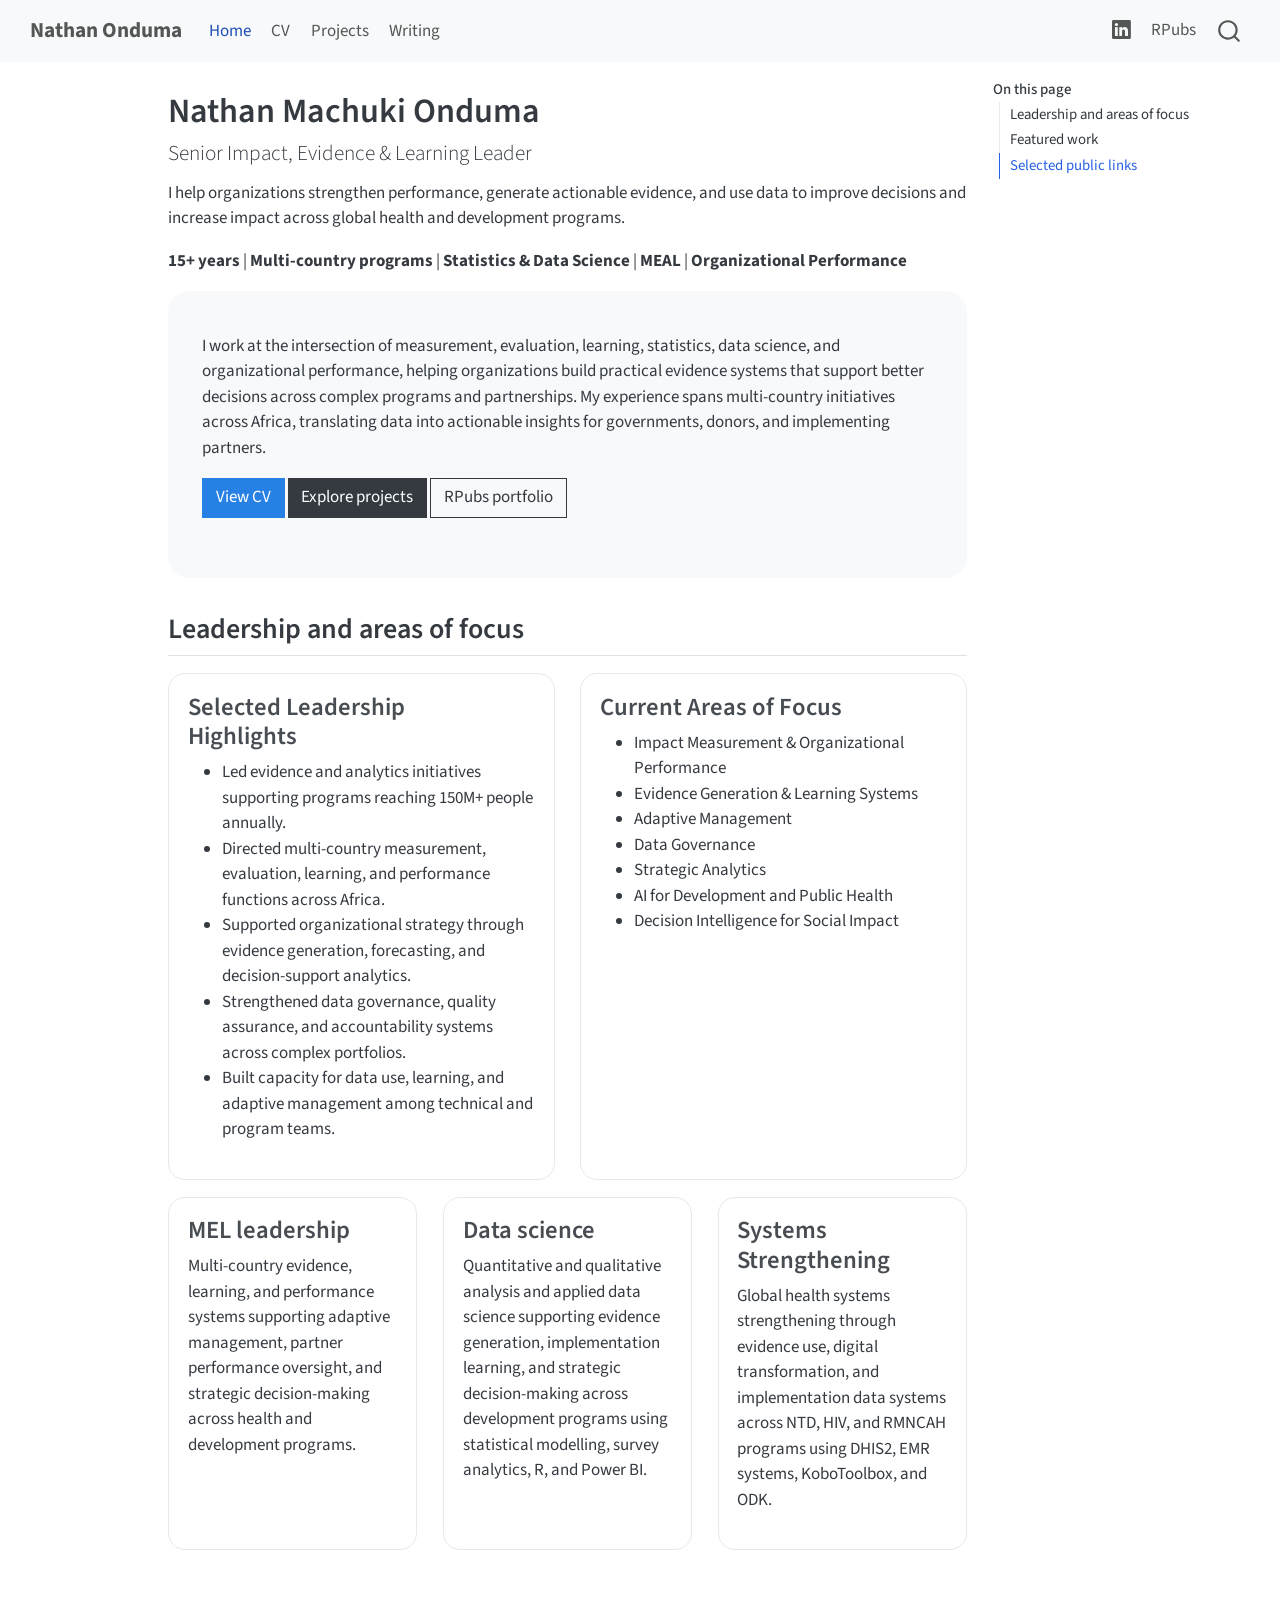
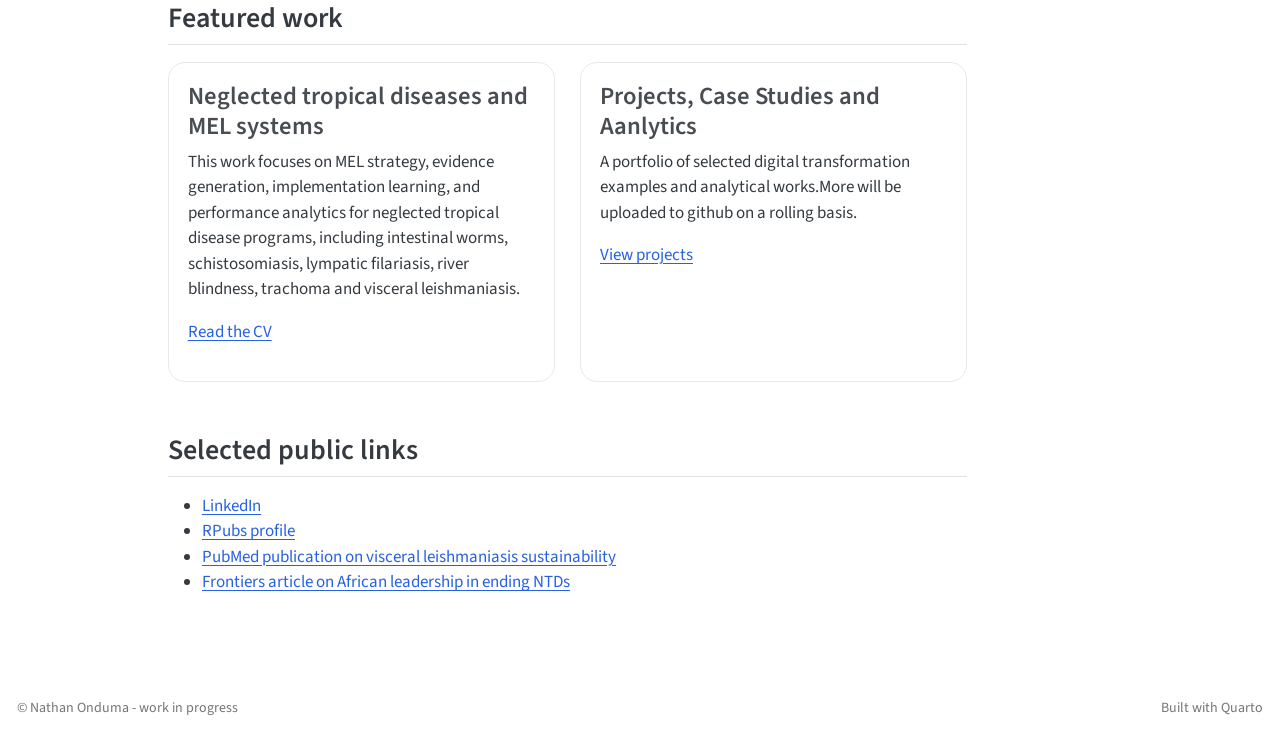
<file: index.html>
<!DOCTYPE html>
<html xmlns="http://www.w3.org/1999/xhtml" lang="en" xml:lang="en"><head>

<meta charset="utf-8">
<meta name="generator" content="quarto-1.9.37">

<meta name="viewport" content="width=device-width, initial-scale=1.0, user-scalable=yes">

<meta name="description" content="I help organizations strengthen performance, generate actionable evidence, and use data to improve decisions and increase impact across global health and development programs.">

<title>Nathan Machuki Onduma – Nathan Onduma</title>
<style>
/* Default styles provided by pandoc.
** See https://pandoc.org/MANUAL.html#variables-for-html for config info.
*/
code{white-space: pre-wrap;}
span.smallcaps{font-variant: small-caps;}
div.columns{display: flex; gap: min(4vw, 1.5em);}
div.column{flex: auto; overflow-x: auto;}
div.hanging-indent{margin-left: 1.5em; text-indent: -1.5em;}
ul.task-list{list-style: none;}
ul.task-list li input[type="checkbox"] {
  width: 0.8em;
  margin: 0 0.8em 0.2em -1em; /* quarto-specific, see https://github.com/quarto-dev/quarto-cli/issues/4556 */ 
  vertical-align: middle;
}
</style>


<script src="site_libs/quarto-nav/quarto-nav.js"></script>
<script src="site_libs/clipboard/clipboard.min.js"></script>
<script src="site_libs/quarto-search/autocomplete.umd.js"></script>
<script src="site_libs/quarto-search/fuse.min.js"></script>
<script src="site_libs/quarto-search/quarto-search.js"></script>
<meta name="quarto:offset" content="./">
<script src="site_libs/quarto-html/quarto.js" type="module"></script>
<script src="site_libs/quarto-html/tabsets/tabsets.js" type="module"></script>
<script src="site_libs/quarto-html/popper.min.js"></script>
<script src="site_libs/quarto-html/tippy.umd.min.js"></script>
<script src="site_libs/quarto-html/anchor.min.js"></script>
<link href="site_libs/quarto-html/tippy.css" rel="stylesheet">
<link href="site_libs/quarto-html/quarto-syntax-highlighting-7f8f88aac4f3542376d5c11b86a4c14d.css" rel="stylesheet" id="quarto-text-highlighting-styles">
<script src="site_libs/bootstrap/bootstrap.min.js"></script>
<link href="site_libs/bootstrap/bootstrap-icons.css" rel="stylesheet">
<link href="site_libs/bootstrap/bootstrap-a0f9fd0d421825b736dc1bbcbcba2219.min.css" rel="stylesheet" append-hash="true" id="quarto-bootstrap" data-mode="light">
<script id="quarto-search-options" type="application/json">{
  "location": "navbar",
  "copy-button": false,
  "collapse-after": 3,
  "panel-placement": "end",
  "type": "overlay",
  "limit": 50,
  "keyboard-shortcut": [
    "f",
    "/",
    "s"
  ],
  "show-item-context": false,
  "language": {
    "search-no-results-text": "No results",
    "search-matching-documents-text": "matching documents",
    "search-copy-link-title": "Copy link to search",
    "search-hide-matches-text": "Hide additional matches",
    "search-more-match-text": "more match in this document",
    "search-more-matches-text": "more matches in this document",
    "search-clear-button-title": "Clear",
    "search-text-placeholder": "",
    "search-detached-cancel-button-title": "Cancel",
    "search-submit-button-title": "Submit",
    "search-label": "Search"
  }
}</script>
<style>html{ scroll-behavior: smooth; }</style>


<link rel="stylesheet" href="styles/site.css">
</head>

<body class="nav-fixed quarto-light">

<div id="quarto-search-results"></div>
  <header id="quarto-header" class="headroom fixed-top">
    <nav class="navbar navbar-expand-lg " data-bs-theme="dark">
      <div class="navbar-container container-fluid">
      <div class="navbar-brand-container mx-auto">
    <a class="navbar-brand" href="./index.html">
    <span class="navbar-title">Nathan Onduma</span>
    </a>
  </div>
            <div id="quarto-search" class="" title="Search"></div>
          <button class="navbar-toggler" type="button" data-bs-toggle="collapse" data-bs-target="#navbarCollapse" aria-controls="navbarCollapse" role="menu" aria-expanded="false" aria-label="Toggle navigation" onclick="if (window.quartoToggleHeadroom) { window.quartoToggleHeadroom(); }">
  <span class="navbar-toggler-icon"></span>
</button>
          <div class="collapse navbar-collapse" id="navbarCollapse">
            <ul class="navbar-nav navbar-nav-scroll me-auto">
  <li class="nav-item">
    <a class="nav-link active" href="./index.html" aria-current="page"> 
<span class="menu-text">Home</span></a>
  </li>  
  <li class="nav-item">
    <a class="nav-link" href="./cv.html"> 
<span class="menu-text">CV</span></a>
  </li>  
  <li class="nav-item">
    <a class="nav-link" href="./projects.html"> 
<span class="menu-text">Projects</span></a>
  </li>  
  <li class="nav-item">
    <a class="nav-link" href="./writing.html"> 
<span class="menu-text">Writing</span></a>
  </li>  
</ul>
            <ul class="navbar-nav navbar-nav-scroll ms-auto">
  <li class="nav-item compact">
    <a class="nav-link" href="https://www.linkedin.com/in/nathan-onduma-7a80a0107/"> <i class="bi bi-linkedin" role="img" aria-label="LinkedIn">
</i> 
<span class="menu-text"></span></a>
  </li>  
  <li class="nav-item">
    <a class="nav-link" href="https://rpubs.com/Onduma"> 
<span class="menu-text">RPubs</span></a>
  </li>  
</ul>
          </div> <!-- /navcollapse -->
            <div class="quarto-navbar-tools">
</div>
      </div> <!-- /container-fluid -->
    </nav>
</header>
<!-- content -->
<div id="quarto-content" class="quarto-container page-columns page-rows-contents page-layout-article page-navbar">
<!-- sidebar -->
<!-- margin-sidebar -->
    <div id="quarto-margin-sidebar" class="sidebar margin-sidebar">
        <nav id="TOC" role="doc-toc" class="toc-active">
    <h2 id="toc-title">On this page</h2>
   
  <ul>
  <li><a href="#leadership-and-areas-of-focus" id="toc-leadership-and-areas-of-focus" class="nav-link active" data-scroll-target="#leadership-and-areas-of-focus">Leadership and areas of focus</a></li>
  <li><a href="#featured-work" id="toc-featured-work" class="nav-link" data-scroll-target="#featured-work">Featured work</a></li>
  <li><a href="#selected-public-links" id="toc-selected-public-links" class="nav-link" data-scroll-target="#selected-public-links">Selected public links</a></li>
  </ul>
</nav>
    </div>
<!-- main -->
<main class="content" id="quarto-document-content">

<header id="title-block-header" class="quarto-title-block default">
<div class="quarto-title">
<h1 class="title">Nathan Machuki Onduma</h1>
<p class="subtitle lead">Senior Impact, Evidence &amp; Learning Leader</p>
</div>

<div>
  <div class="description">
    I help organizations strengthen performance, generate actionable evidence, and use data to improve decisions and increase impact across global health and development programs.
  </div>
</div>


<div class="quarto-title-meta">

    
  
    
  </div>
  


</header>


<p><strong>15+ years</strong> | <strong>Multi-country programs</strong> | <strong>Statistics &amp; Data Science</strong> | <strong>MEAL</strong> | <strong>Organizational Performance</strong></p>
<div class="hero">
<p>I work at the intersection of measurement, evaluation, learning, statistics, data science, and organizational performance, helping organizations build practical evidence systems that support better decisions across complex programs and partnerships. My experience spans multi-country initiatives across Africa, translating data into actionable insights for governments, donors, and implementing partners.</p>
<div class="hero-actions">
<p><a href="./cv.html" class="btn btn-primary">View CV</a> <a href="./projects.html" class="btn btn-secondary">Explore projects</a> <a href="https://rpubs.com/Onduma" class="btn btn-outline-secondary">RPubs portfolio</a></p>
</div>
</div>
<section id="leadership-and-areas-of-focus" class="level2">
<h2 class="anchored" data-anchor-id="leadership-and-areas-of-focus">Leadership and areas of focus</h2>
<div class="grid">
<section id="selected-leadership-highlights" class="level3 g-col-12 g-col-md-6 project-card">
<h3 class="anchored" data-anchor-id="selected-leadership-highlights">Selected Leadership Highlights</h3>
<ul>
<li>Led evidence and analytics initiatives supporting programs reaching 150M+ people annually.</li>
<li>Directed multi-country measurement, evaluation, learning, and performance functions across Africa.</li>
<li>Supported organizational strategy through evidence generation, forecasting, and decision-support analytics.</li>
<li>Strengthened data governance, quality assurance, and accountability systems across complex portfolios.</li>
<li>Built capacity for data use, learning, and adaptive management among technical and program teams.</li>
</ul>
</section>
<section id="current-areas-of-focus" class="level3 g-col-12 g-col-md-6 project-card">
<h3 class="anchored" data-anchor-id="current-areas-of-focus">Current Areas of Focus</h3>
<ul>
<li>Impact Measurement &amp; Organizational Performance</li>
<li>Evidence Generation &amp; Learning Systems</li>
<li>Adaptive Management</li>
<li>Data Governance</li>
<li>Strategic Analytics</li>
<li>AI for Development and Public Health</li>
<li>Decision Intelligence for Social Impact</li>
</ul>
</section>
</div>
<div class="grid">
<section id="mel-leadership" class="level3 g-col-12 g-col-md-4 cardbox">
<h3 class="anchored" data-anchor-id="mel-leadership">MEL leadership</h3>
<p>Multi-country evidence, learning, and performance systems supporting adaptive management, partner performance oversight, and strategic decision-making across health and development programs.</p>
</section>
<section id="data-science" class="level3 g-col-12 g-col-md-4 cardbox">
<h3 class="anchored" data-anchor-id="data-science">Data science</h3>
<p>Quantitative and qualitative analysis and applied data science supporting evidence generation, implementation learning, and strategic decision-making across development programs using statistical modelling, survey analytics, R, and Power BI.</p>
</section>
<section id="systems-strengthening" class="level3 g-col-12 g-col-md-4 cardbox">
<h3 class="anchored" data-anchor-id="systems-strengthening">Systems Strengthening</h3>
<p>Global health systems strengthening through evidence use, digital transformation, and implementation data systems across NTD, HIV, and RMNCAH programs using DHIS2, EMR systems, KoboToolbox, and ODK.</p>
</section>
</div>
</section>
<section id="featured-work" class="level2">
<h2 class="anchored" data-anchor-id="featured-work">Featured work</h2>
<div class="grid">
<section id="neglected-tropical-diseases-and-mel-systems" class="level3 g-col-12 g-col-md-6 project-card">
<h3 class="anchored" data-anchor-id="neglected-tropical-diseases-and-mel-systems">Neglected tropical diseases and MEL systems</h3>
<p>This work focuses on MEL strategy, evidence generation, implementation learning, and performance analytics for neglected tropical disease programs, including intestinal worms, schistosomiasis, lympatic filariasis, river blindness, trachoma and visceral leishmaniasis.</p>
<p><a href="./cv.html#professional-experience">Read the CV</a></p>
</section>
<section id="projects-case-studies-and-aanlytics" class="level3 g-col-12 g-col-md-6 project-card">
<h3 class="anchored" data-anchor-id="projects-case-studies-and-aanlytics">Projects, Case Studies and Aanlytics</h3>
<p>A portfolio of selected digital transformation examples and analytical works.More will be uploaded to github on a rolling basis.</p>
<p><a href="./projects.html">View projects</a></p>
</section>
</div>
</section>
<section id="selected-public-links" class="level2">
<h2 class="anchored" data-anchor-id="selected-public-links">Selected public links</h2>
<ul>
<li><a href="https://www.linkedin.com/in/nathan-onduma-7a80a0107/">LinkedIn</a></li>
<li><a href="https://rpubs.com/Onduma">RPubs profile</a></li>
<li><a href="https://pubmed.ncbi.nlm.nih.gov/39864498/">PubMed publication on visceral leishmaniasis sustainability</a></li>
<li><a href="https://www.frontiersin.org/journals/tropical-diseases/articles/10.3389/fitd.2023.1116831/full">Frontiers article on African leadership in ending NTDs</a></li>
</ul>


</section>

</main> <!-- /main -->
<script id="quarto-html-after-body" type="application/javascript">
  window.document.addEventListener("DOMContentLoaded", function (event) {
    const icon = "";
    const anchorJS = new window.AnchorJS();
    anchorJS.options = {
      placement: 'right',
      icon: icon
    };
    anchorJS.add('.anchored');
    const isCodeAnnotation = (el) => {
      for (const clz of el.classList) {
        if (clz.startsWith('code-annotation-')) {                     
          return true;
        }
      }
      return false;
    }
    const onCopySuccess = function(e) {
      // button target
      const button = e.trigger;
      // don't keep focus
      button.blur();
      // flash "checked"
      button.classList.add('code-copy-button-checked');
      var currentTitle = button.getAttribute("title");
      button.setAttribute("title", "Copied!");
      let tooltip;
      if (window.bootstrap) {
        button.setAttribute("data-bs-toggle", "tooltip");
        button.setAttribute("data-bs-placement", "left");
        button.setAttribute("data-bs-title", "Copied!");
        tooltip = new bootstrap.Tooltip(button, 
          { trigger: "manual", 
            customClass: "code-copy-button-tooltip",
            offset: [0, -8]});
        tooltip.show();    
      }
      setTimeout(function() {
        if (tooltip) {
          tooltip.hide();
          button.removeAttribute("data-bs-title");
          button.removeAttribute("data-bs-toggle");
          button.removeAttribute("data-bs-placement");
        }
        button.setAttribute("title", currentTitle);
        button.classList.remove('code-copy-button-checked');
      }, 1000);
      // clear code selection
      e.clearSelection();
    }
    const getTextToCopy = function(trigger) {
      const outerScaffold = trigger.parentElement.cloneNode(true);
      const codeEl = outerScaffold.querySelector('code');
      for (const childEl of codeEl.children) {
        if (isCodeAnnotation(childEl)) {
          childEl.remove();
        }
      }
      return codeEl.innerText;
    }
    const clipboard = new window.ClipboardJS('.code-copy-button:not([data-in-quarto-modal])', {
      text: getTextToCopy
    });
    clipboard.on('success', onCopySuccess);
    if (window.document.getElementById('quarto-embedded-source-code-modal')) {
      const clipboardModal = new window.ClipboardJS('.code-copy-button[data-in-quarto-modal]', {
        text: getTextToCopy,
        container: window.document.getElementById('quarto-embedded-source-code-modal')
      });
      clipboardModal.on('success', onCopySuccess);
    }
      var localhostRegex = new RegExp(/^(?:http|https):\/\/localhost\:?[0-9]*\//);
      var mailtoRegex = new RegExp(/^mailto:/);
        var filterRegex = new RegExp("https:\/\/nonduma\.github\.io\/nathan-onduma-site");
      var isInternal = (href) => {
          return filterRegex.test(href) || localhostRegex.test(href) || mailtoRegex.test(href);
      }
      // Inspect non-navigation links and adorn them if external
     var links = window.document.querySelectorAll('a[href]:not(.nav-link):not(.navbar-brand):not(.toc-action):not(.sidebar-link):not(.sidebar-item-toggle):not(.pagination-link):not(.no-external):not([aria-hidden]):not(.dropdown-item):not(.quarto-navigation-tool):not(.about-link)');
      for (var i=0; i<links.length; i++) {
        const link = links[i];
        if (!isInternal(link.href)) {
          // undo the damage that might have been done by quarto-nav.js in the case of
          // links that we want to consider external
          if (link.dataset.originalHref !== undefined) {
            link.href = link.dataset.originalHref;
          }
            // target, if specified
            link.setAttribute("target", "_blank");
            if (link.getAttribute("rel") === null) {
              link.setAttribute("rel", "noopener");
            }
        }
      }
    function tippyHover(el, contentFn, onTriggerFn, onUntriggerFn) {
      const config = {
        allowHTML: true,
        maxWidth: 500,
        delay: 100,
        arrow: false,
        appendTo: function(el) {
            return el.parentElement;
        },
        interactive: true,
        interactiveBorder: 10,
        theme: 'quarto',
        placement: 'bottom-start',
      };
      if (contentFn) {
        config.content = contentFn;
      }
      if (onTriggerFn) {
        config.onTrigger = onTriggerFn;
      }
      if (onUntriggerFn) {
        config.onUntrigger = onUntriggerFn;
      }
      window.tippy(el, config); 
    }
    const noterefs = window.document.querySelectorAll('a[role="doc-noteref"]');
    for (var i=0; i<noterefs.length; i++) {
      const ref = noterefs[i];
      tippyHover(ref, function() {
        // use id or data attribute instead here
        let href = ref.getAttribute('data-footnote-href') || ref.getAttribute('href');
        try { href = new URL(href).hash; } catch {}
        const id = href.replace(/^#\/?/, "");
        const note = window.document.getElementById(id);
        if (note) {
          return note.innerHTML;
        } else {
          return "";
        }
      });
    }
    const xrefs = window.document.querySelectorAll('a.quarto-xref');
    const processXRef = (id, note) => {
      // Strip column container classes
      const stripColumnClz = (el) => {
        el.classList.remove("page-full", "page-columns");
        if (el.children) {
          for (const child of el.children) {
            stripColumnClz(child);
          }
        }
      }
      stripColumnClz(note)
      if (id === null || id.startsWith('sec-')) {
        // Special case sections, only their first couple elements
        const container = document.createElement("div");
        if (note.children && note.children.length > 2) {
          container.appendChild(note.children[0].cloneNode(true));
          for (let i = 1; i < note.children.length; i++) {
            const child = note.children[i];
            if (child.tagName === "P" && child.innerText === "") {
              continue;
            } else {
              container.appendChild(child.cloneNode(true));
              break;
            }
          }
          if (window.Quarto?.typesetMath) {
            window.Quarto.typesetMath(container);
          }
          return container.innerHTML
        } else {
          if (window.Quarto?.typesetMath) {
            window.Quarto.typesetMath(note);
          }
          return note.innerHTML;
        }
      } else {
        // Remove any anchor links if they are present
        const anchorLink = note.querySelector('a.anchorjs-link');
        if (anchorLink) {
          anchorLink.remove();
        }
        if (window.Quarto?.typesetMath) {
          window.Quarto.typesetMath(note);
        }
        if (note.classList.contains("callout")) {
          return note.outerHTML;
        } else {
          return note.innerHTML;
        }
      }
    }
    for (var i=0; i<xrefs.length; i++) {
      const xref = xrefs[i];
      tippyHover(xref, undefined, function(instance) {
        instance.disable();
        let url = xref.getAttribute('href');
        let hash = undefined; 
        if (url.startsWith('#')) {
          hash = url;
        } else {
          try { hash = new URL(url).hash; } catch {}
        }
        if (hash) {
          const id = hash.replace(/^#\/?/, "");
          const note = window.document.getElementById(id);
          if (note !== null) {
            try {
              const html = processXRef(id, note.cloneNode(true));
              instance.setContent(html);
            } finally {
              instance.enable();
              instance.show();
            }
          } else {
            // See if we can fetch this
            fetch(url.split('#')[0])
            .then(res => res.text())
            .then(html => {
              const parser = new DOMParser();
              const htmlDoc = parser.parseFromString(html, "text/html");
              const note = htmlDoc.getElementById(id);
              if (note !== null) {
                const html = processXRef(id, note);
                instance.setContent(html);
              } 
            }).finally(() => {
              instance.enable();
              instance.show();
            });
          }
        } else {
          // See if we can fetch a full url (with no hash to target)
          // This is a special case and we should probably do some content thinning / targeting
          fetch(url)
          .then(res => res.text())
          .then(html => {
            const parser = new DOMParser();
            const htmlDoc = parser.parseFromString(html, "text/html");
            const note = htmlDoc.querySelector('main.content');
            if (note !== null) {
              // This should only happen for chapter cross references
              // (since there is no id in the URL)
              // remove the first header
              if (note.children.length > 0 && note.children[0].tagName === "HEADER") {
                note.children[0].remove();
              }
              const html = processXRef(null, note);
              instance.setContent(html);
            } 
          }).finally(() => {
            instance.enable();
            instance.show();
          });
        }
      }, function(instance) {
      });
    }
        let selectedAnnoteEl;
        const selectorForAnnotation = ( cell, annotation) => {
          let cellAttr = 'data-code-cell="' + cell + '"';
          let lineAttr = 'data-code-annotation="' +  annotation + '"';
          const selector = 'span[' + cellAttr + '][' + lineAttr + ']';
          return selector;
        }
        const selectCodeLines = (annoteEl) => {
          const doc = window.document;
          const targetCell = annoteEl.getAttribute("data-target-cell");
          const targetAnnotation = annoteEl.getAttribute("data-target-annotation");
          const annoteSpan = window.document.querySelector(selectorForAnnotation(targetCell, targetAnnotation));
          const lines = annoteSpan.getAttribute("data-code-lines").split(",");
          const lineIds = lines.map((line) => {
            return targetCell + "-" + line;
          })
          let top = null;
          let height = null;
          let parent = null;
          if (lineIds.length > 0) {
              //compute the position of the single el (top and bottom and make a div)
              const el = window.document.getElementById(lineIds[0]);
              top = el.offsetTop;
              height = el.offsetHeight;
              parent = el.parentElement.parentElement;
            if (lineIds.length > 1) {
              const lastEl = window.document.getElementById(lineIds[lineIds.length - 1]);
              const bottom = lastEl.offsetTop + lastEl.offsetHeight;
              height = bottom - top;
            }
            if (top !== null && height !== null && parent !== null) {
              // cook up a div (if necessary) and position it 
              let div = window.document.getElementById("code-annotation-line-highlight");
              if (div === null) {
                div = window.document.createElement("div");
                div.setAttribute("id", "code-annotation-line-highlight");
                div.style.position = 'absolute';
                parent.appendChild(div);
              }
              div.style.top = top - 2 + "px";
              div.style.height = height + 4 + "px";
              div.style.left = 0;
              let gutterDiv = window.document.getElementById("code-annotation-line-highlight-gutter");
              if (gutterDiv === null) {
                gutterDiv = window.document.createElement("div");
                gutterDiv.setAttribute("id", "code-annotation-line-highlight-gutter");
                gutterDiv.style.position = 'absolute';
                const codeCell = window.document.getElementById(targetCell);
                const gutter = codeCell.querySelector('.code-annotation-gutter');
                gutter.appendChild(gutterDiv);
              }
              gutterDiv.style.top = top - 2 + "px";
              gutterDiv.style.height = height + 4 + "px";
            }
            selectedAnnoteEl = annoteEl;
          }
        };
        const unselectCodeLines = () => {
          const elementsIds = ["code-annotation-line-highlight", "code-annotation-line-highlight-gutter"];
          elementsIds.forEach((elId) => {
            const div = window.document.getElementById(elId);
            if (div) {
              div.remove();
            }
          });
          selectedAnnoteEl = undefined;
        };
          // Handle positioning of the toggle
      window.addEventListener(
        "resize",
        throttle(() => {
          elRect = undefined;
          if (selectedAnnoteEl) {
            selectCodeLines(selectedAnnoteEl);
          }
        }, 10)
      );
      function throttle(fn, ms) {
      let throttle = false;
      let timer;
        return (...args) => {
          if(!throttle) { // first call gets through
              fn.apply(this, args);
              throttle = true;
          } else { // all the others get throttled
              if(timer) clearTimeout(timer); // cancel #2
              timer = setTimeout(() => {
                fn.apply(this, args);
                timer = throttle = false;
              }, ms);
          }
        };
      }
        // Attach click handler to the DT
        const annoteDls = window.document.querySelectorAll('dt[data-target-cell]');
        for (const annoteDlNode of annoteDls) {
          annoteDlNode.addEventListener('click', (event) => {
            const clickedEl = event.target;
            if (clickedEl !== selectedAnnoteEl) {
              unselectCodeLines();
              const activeEl = window.document.querySelector('dt[data-target-cell].code-annotation-active');
              if (activeEl) {
                activeEl.classList.remove('code-annotation-active');
              }
              selectCodeLines(clickedEl);
              clickedEl.classList.add('code-annotation-active');
            } else {
              // Unselect the line
              unselectCodeLines();
              clickedEl.classList.remove('code-annotation-active');
            }
          });
        }
    const findCites = (el) => {
      const parentEl = el.parentElement;
      if (parentEl) {
        const cites = parentEl.dataset.cites;
        if (cites) {
          return {
            el,
            cites: cites.split(' ')
          };
        } else {
          return findCites(el.parentElement)
        }
      } else {
        return undefined;
      }
    };
    var bibliorefs = window.document.querySelectorAll('a[role="doc-biblioref"]');
    for (var i=0; i<bibliorefs.length; i++) {
      const ref = bibliorefs[i];
      const citeInfo = findCites(ref);
      if (citeInfo) {
        tippyHover(citeInfo.el, function() {
          var popup = window.document.createElement('div');
          citeInfo.cites.forEach(function(cite) {
            var citeDiv = window.document.createElement('div');
            citeDiv.classList.add('hanging-indent');
            citeDiv.classList.add('csl-entry');
            var biblioDiv = window.document.getElementById('ref-' + cite);
            if (biblioDiv) {
              citeDiv.innerHTML = biblioDiv.innerHTML;
            }
            popup.appendChild(citeDiv);
          });
          return popup.innerHTML;
        });
      }
    }
  });
  </script>
</div> <!-- /content -->
<footer class="footer">
  <div class="nav-footer">
    <div class="nav-footer-left">
<p>© Nathan Onduma - work in progress</p>
</div>   
    <div class="nav-footer-center">
      &nbsp;
    </div>
    <div class="nav-footer-right">
<p>Built with Quarto</p>
</div>
  </div>
</footer>




<script src="site_libs/quarto-html/zenscroll-min.js"></script>
</body></html>
</file>
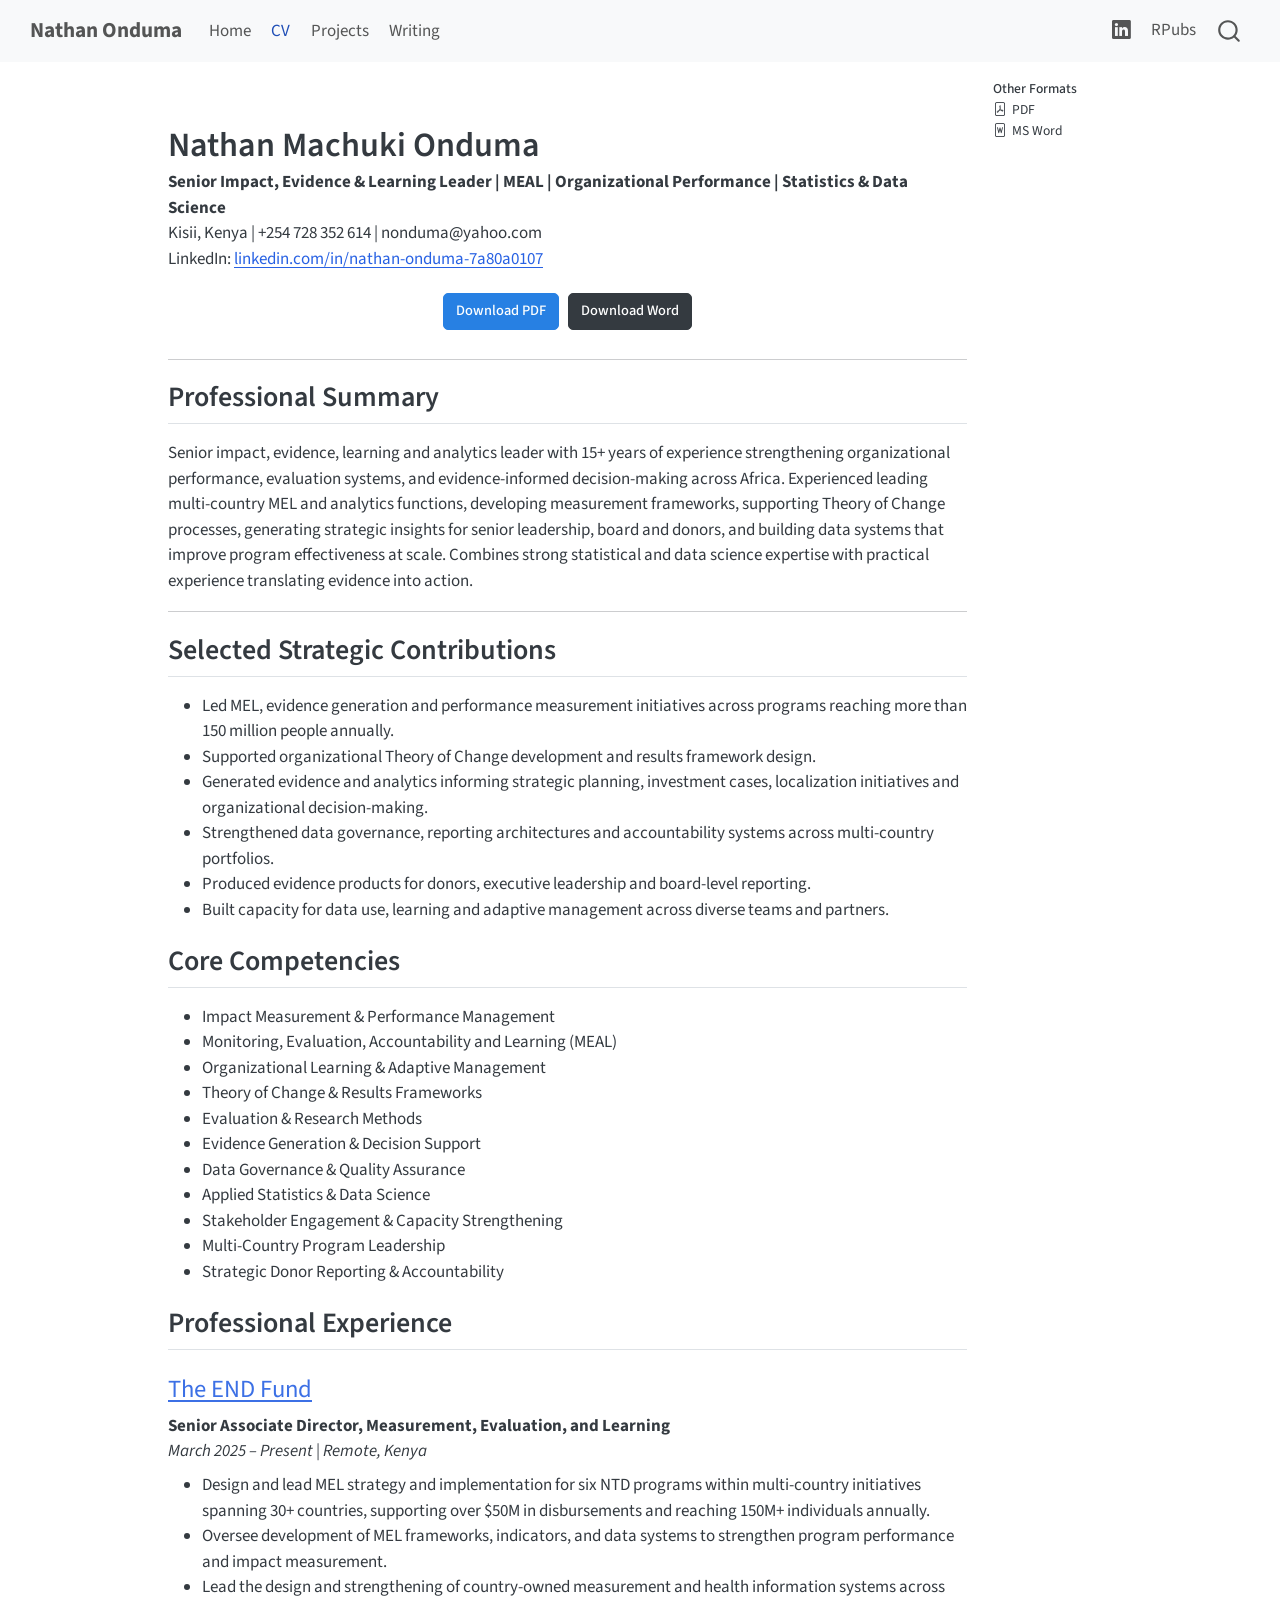
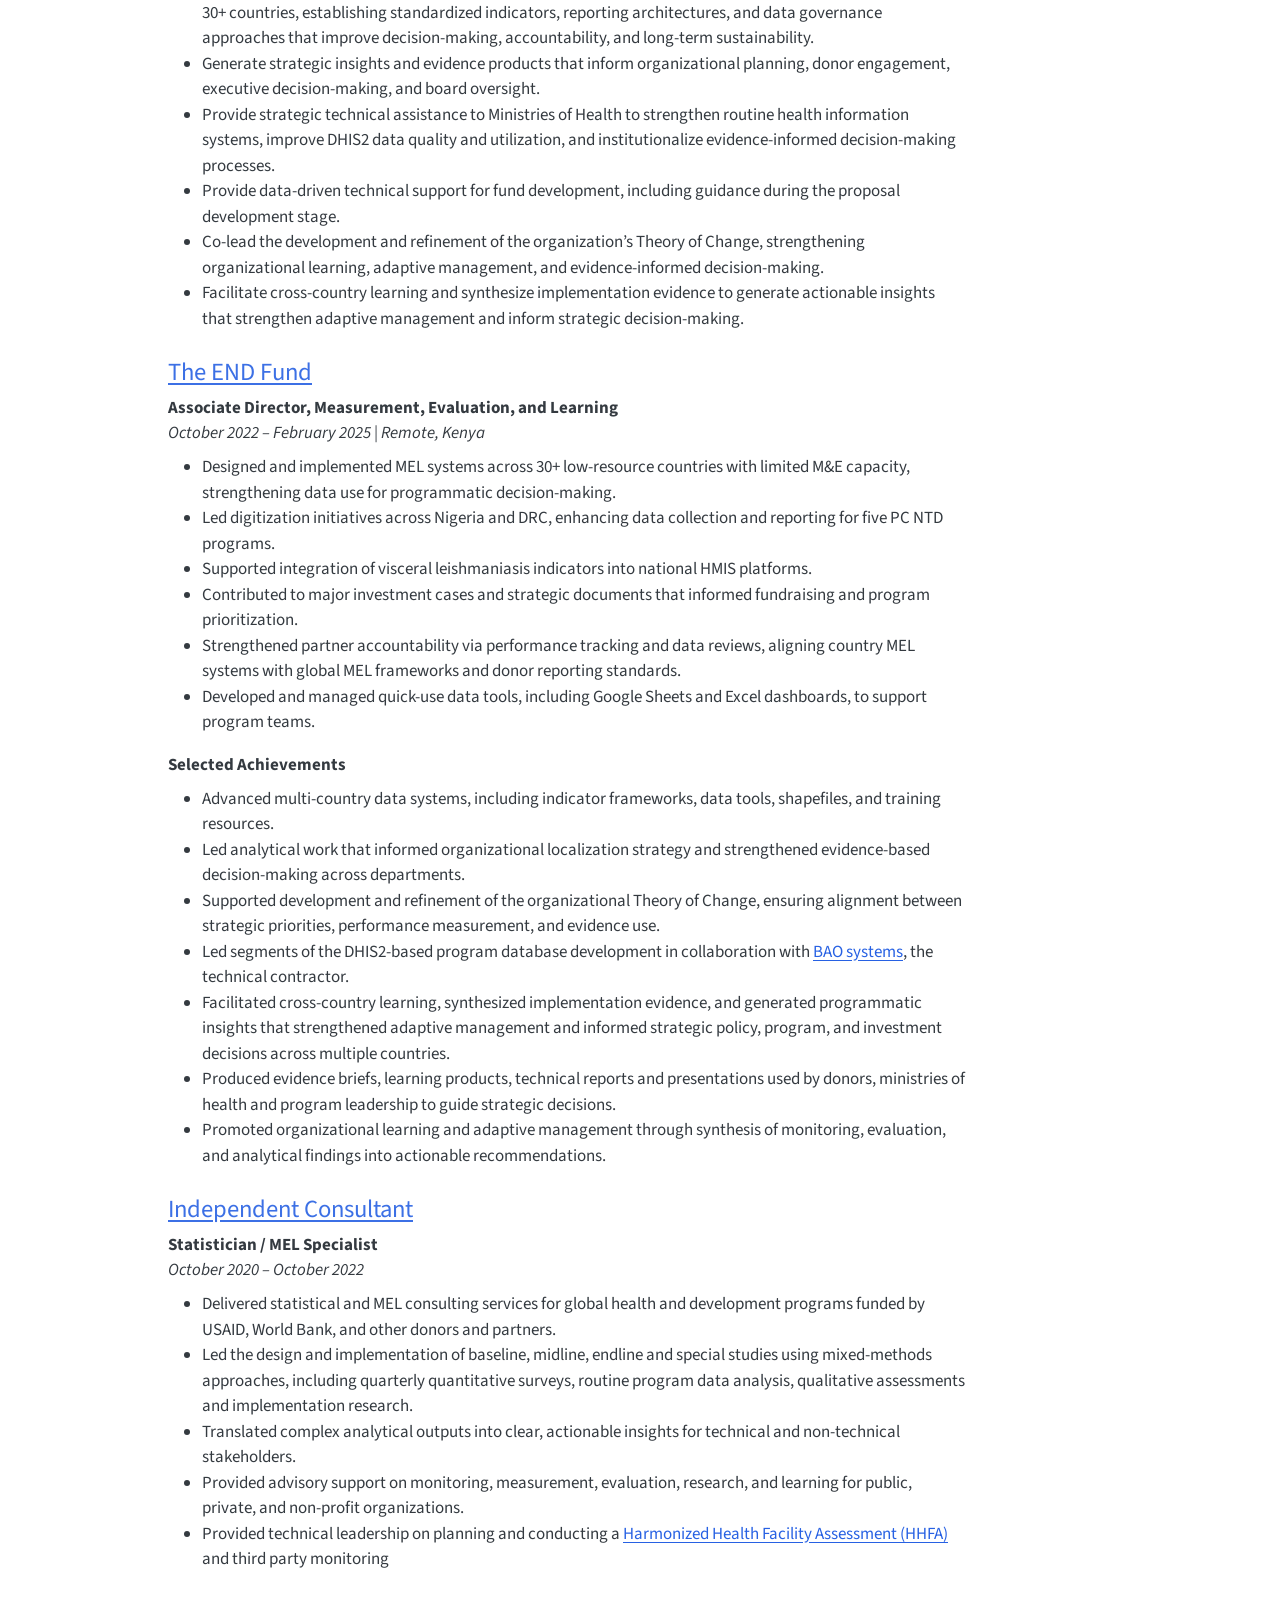
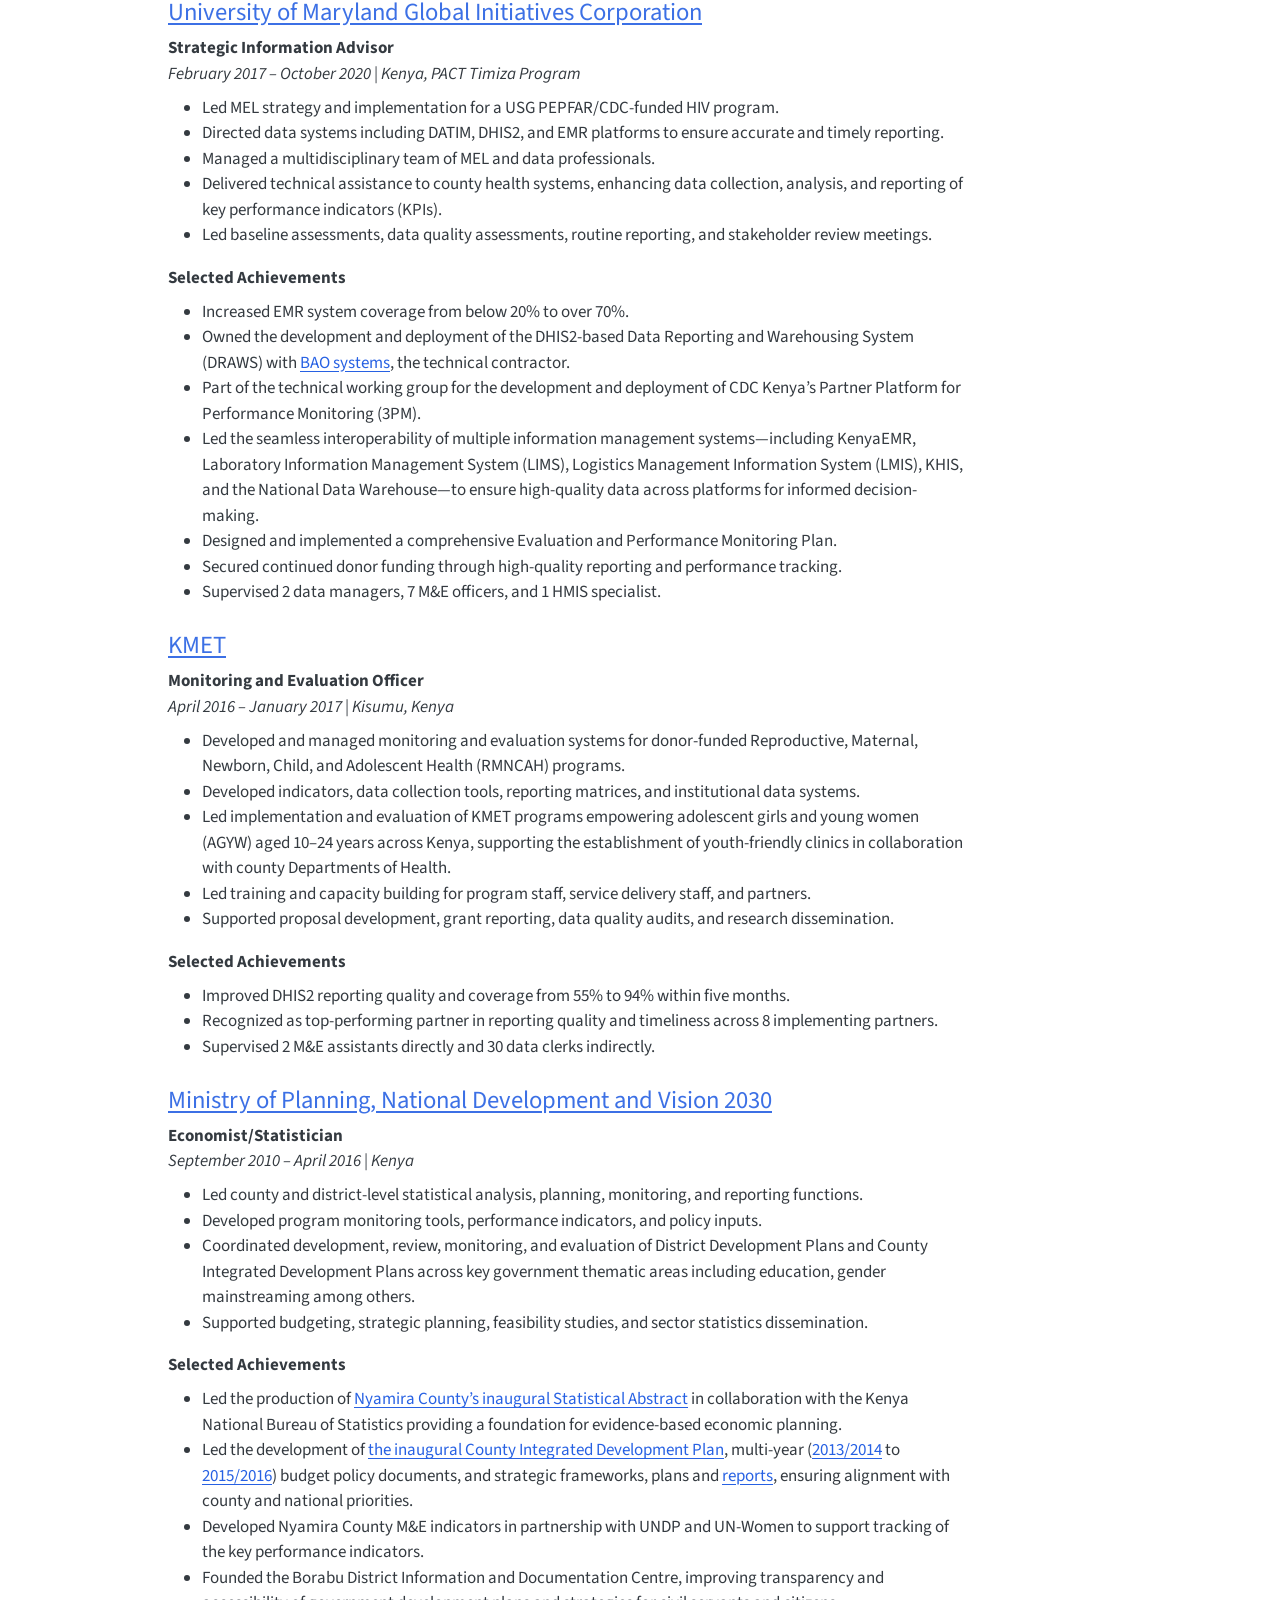
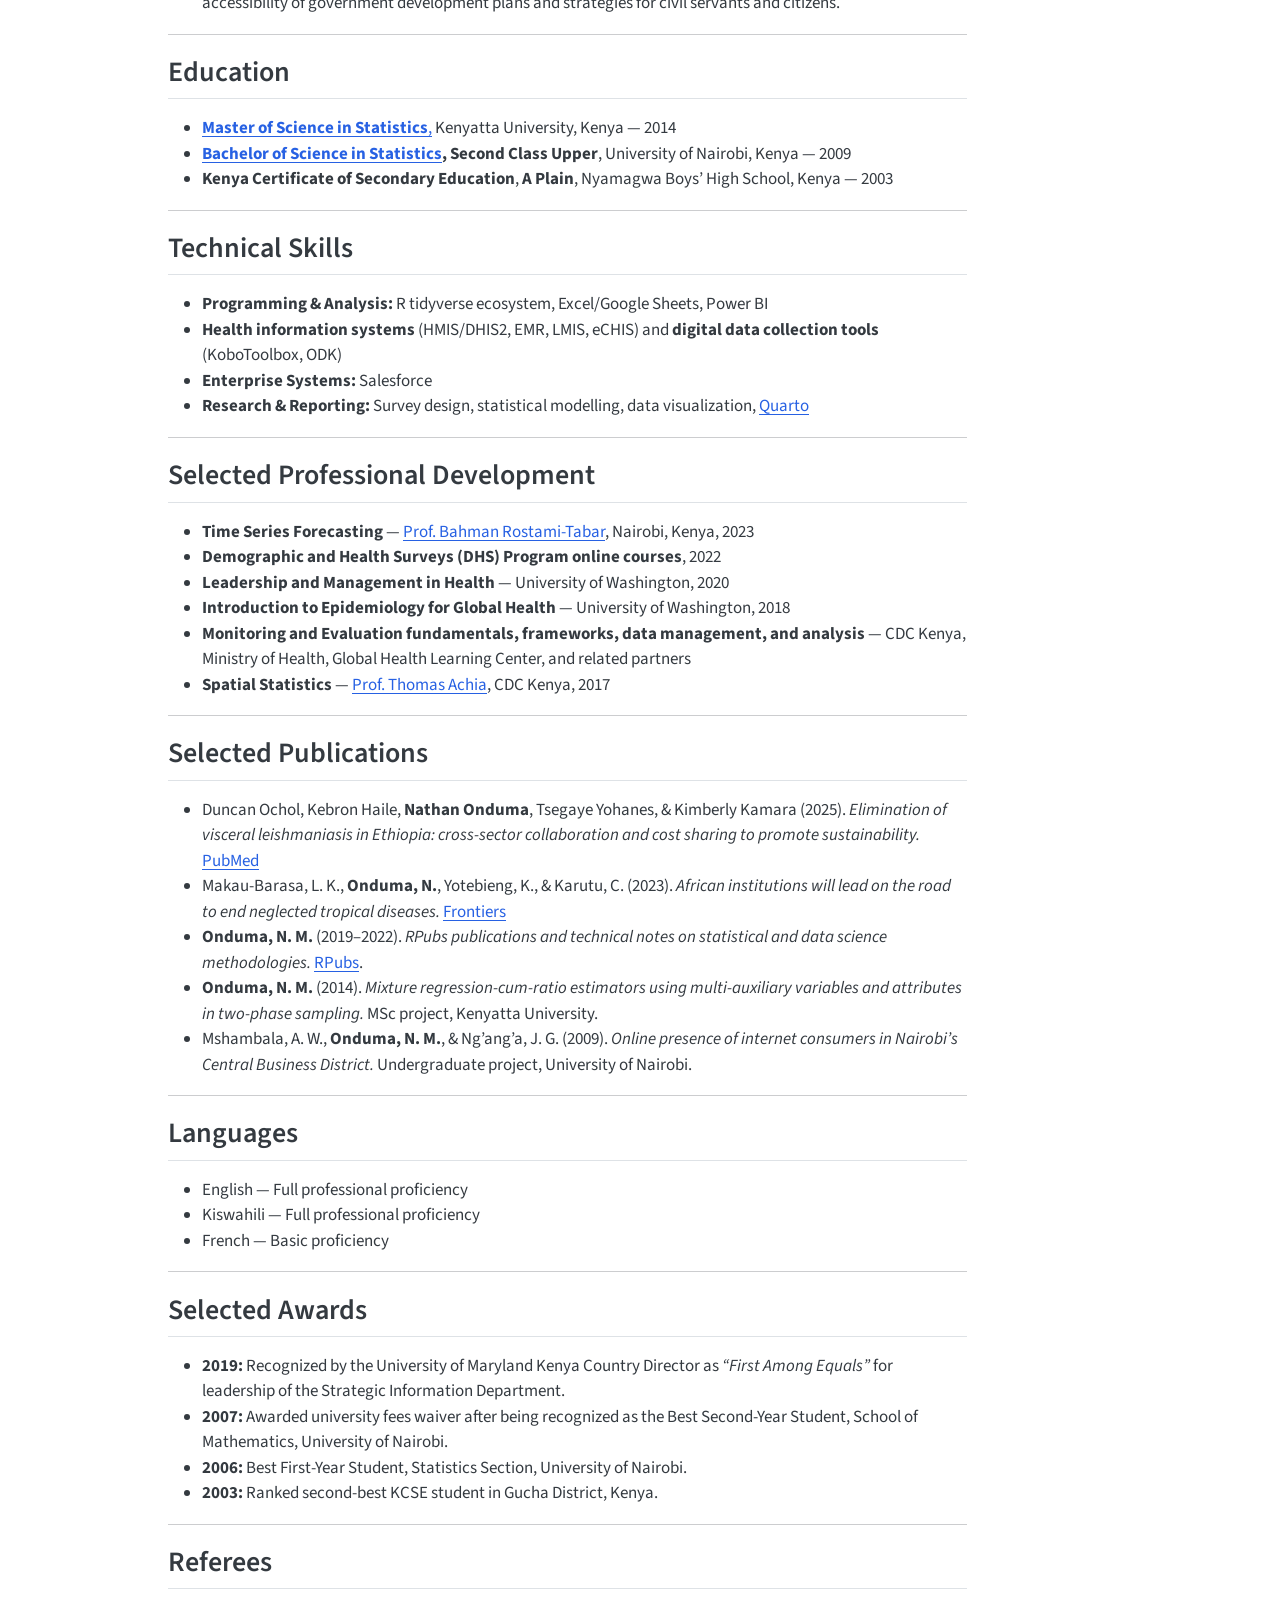
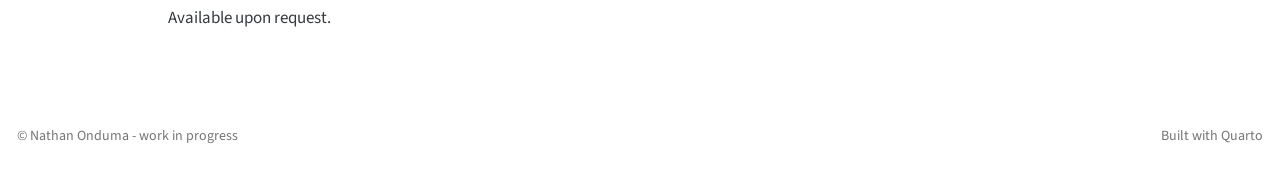
<file: cv.html>
<!DOCTYPE html>
<html xmlns="http://www.w3.org/1999/xhtml" lang="en" xml:lang="en"><head>

<meta charset="utf-8">
<meta name="generator" content="quarto-1.9.37">

<meta name="viewport" content="width=device-width, initial-scale=1.0, user-scalable=yes">


<title>cv – Nathan Onduma</title>
<style>
/* Default styles provided by pandoc.
** See https://pandoc.org/MANUAL.html#variables-for-html for config info.
*/
code{white-space: pre-wrap;}
span.smallcaps{font-variant: small-caps;}
div.columns{display: flex; gap: min(4vw, 1.5em);}
div.column{flex: auto; overflow-x: auto;}
div.hanging-indent{margin-left: 1.5em; text-indent: -1.5em;}
ul.task-list{list-style: none;}
ul.task-list li input[type="checkbox"] {
  width: 0.8em;
  margin: 0 0.8em 0.2em -1em; /* quarto-specific, see https://github.com/quarto-dev/quarto-cli/issues/4556 */ 
  vertical-align: middle;
}
</style>


<script src="site_libs/quarto-nav/quarto-nav.js"></script>
<script src="site_libs/clipboard/clipboard.min.js"></script>
<script src="site_libs/quarto-search/autocomplete.umd.js"></script>
<script src="site_libs/quarto-search/fuse.min.js"></script>
<script src="site_libs/quarto-search/quarto-search.js"></script>
<meta name="quarto:offset" content="./">
<script src="site_libs/quarto-html/quarto.js" type="module"></script>
<script src="site_libs/quarto-html/tabsets/tabsets.js" type="module"></script>
<script src="site_libs/quarto-html/popper.min.js"></script>
<script src="site_libs/quarto-html/tippy.umd.min.js"></script>
<script src="site_libs/quarto-html/anchor.min.js"></script>
<link href="site_libs/quarto-html/tippy.css" rel="stylesheet">
<link href="site_libs/quarto-html/quarto-syntax-highlighting-7f8f88aac4f3542376d5c11b86a4c14d.css" rel="stylesheet" id="quarto-text-highlighting-styles">
<script src="site_libs/bootstrap/bootstrap.min.js"></script>
<link href="site_libs/bootstrap/bootstrap-icons.css" rel="stylesheet">
<link href="site_libs/bootstrap/bootstrap-a0f9fd0d421825b736dc1bbcbcba2219.min.css" rel="stylesheet" append-hash="true" id="quarto-bootstrap" data-mode="light">
<script id="quarto-search-options" type="application/json">{
  "location": "navbar",
  "copy-button": false,
  "collapse-after": 3,
  "panel-placement": "end",
  "type": "overlay",
  "limit": 50,
  "keyboard-shortcut": [
    "f",
    "/",
    "s"
  ],
  "show-item-context": false,
  "language": {
    "search-no-results-text": "No results",
    "search-matching-documents-text": "matching documents",
    "search-copy-link-title": "Copy link to search",
    "search-hide-matches-text": "Hide additional matches",
    "search-more-match-text": "more match in this document",
    "search-more-matches-text": "more matches in this document",
    "search-clear-button-title": "Clear",
    "search-text-placeholder": "",
    "search-detached-cancel-button-title": "Cancel",
    "search-submit-button-title": "Submit",
    "search-label": "Search"
  }
}</script>
<style>html{ scroll-behavior: smooth; }</style>


<link rel="stylesheet" href="styles/site.css">
</head>

<body class="nav-fixed quarto-light">

<div id="quarto-search-results"></div>
  <header id="quarto-header" class="headroom fixed-top">
    <nav class="navbar navbar-expand-lg " data-bs-theme="dark">
      <div class="navbar-container container-fluid">
      <div class="navbar-brand-container mx-auto">
    <a class="navbar-brand" href="./index.html">
    <span class="navbar-title">Nathan Onduma</span>
    </a>
  </div>
            <div id="quarto-search" class="" title="Search"></div>
          <button class="navbar-toggler" type="button" data-bs-toggle="collapse" data-bs-target="#navbarCollapse" aria-controls="navbarCollapse" role="menu" aria-expanded="false" aria-label="Toggle navigation" onclick="if (window.quartoToggleHeadroom) { window.quartoToggleHeadroom(); }">
  <span class="navbar-toggler-icon"></span>
</button>
          <div class="collapse navbar-collapse" id="navbarCollapse">
            <ul class="navbar-nav navbar-nav-scroll me-auto">
  <li class="nav-item">
    <a class="nav-link" href="./index.html"> 
<span class="menu-text">Home</span></a>
  </li>  
  <li class="nav-item">
    <a class="nav-link active" href="./cv.html" aria-current="page"> 
<span class="menu-text">CV</span></a>
  </li>  
  <li class="nav-item">
    <a class="nav-link" href="./projects.html"> 
<span class="menu-text">Projects</span></a>
  </li>  
  <li class="nav-item">
    <a class="nav-link" href="./writing.html"> 
<span class="menu-text">Writing</span></a>
  </li>  
</ul>
            <ul class="navbar-nav navbar-nav-scroll ms-auto">
  <li class="nav-item compact">
    <a class="nav-link" href="https://www.linkedin.com/in/nathan-onduma-7a80a0107/"> <i class="bi bi-linkedin" role="img" aria-label="LinkedIn">
</i> 
<span class="menu-text"></span></a>
  </li>  
  <li class="nav-item">
    <a class="nav-link" href="https://rpubs.com/Onduma"> 
<span class="menu-text">RPubs</span></a>
  </li>  
</ul>
          </div> <!-- /navcollapse -->
            <div class="quarto-navbar-tools">
</div>
      </div> <!-- /container-fluid -->
    </nav>
</header>
<!-- content -->
<div id="quarto-content" class="quarto-container page-columns page-rows-contents page-layout-article page-navbar">
<!-- sidebar -->
<!-- margin-sidebar -->
    <div id="quarto-margin-sidebar" class="sidebar margin-sidebar">
    <div class="quarto-alternate-formats"><h2>Other Formats</h2><ul><li><a href="cv.pdf"><i class="bi bi-file-pdf"></i>PDF</a></li><li><a href="cv.docx"><i class="bi bi-file-word"></i>MS Word</a></li></ul></div></div>
<!-- main -->
<main class="content" id="quarto-document-content"><header id="title-block-header" class="quarto-title-block"></header>




<style>
.download-buttons {
  text-align: center;
  margin-top: 1rem;
  margin-bottom: 1.5rem;
}

.download-buttons .btn {
  display: inline-block;
  padding: 0.4rem 0.7rem;
  margin: 0.2rem;
  border-radius: 5px;
  text-decoration: none;
  font-weight: 500;
  font-size: 0.85rem;
}

h1 {
  margin-bottom: 0.2rem;
}

h2 {
  margin-top: 1.2rem;
}

p {
  margin-bottom: 0.5rem;
}

h2 + p {
  margin-top: 0.3rem;
}

</style>
<section id="nathan-machuki-onduma" class="level1">
<h1>Nathan Machuki Onduma</h1>
<p><strong>Senior Impact, Evidence &amp; Learning Leader | MEAL | Organizational Performance | Statistics &amp; Data Science</strong><br>
Kisii, Kenya | +254 728 352 614 | nonduma@yahoo.com<br>
LinkedIn: <a href="https://www.linkedin.com/in/nathan-onduma-7a80a0107/">linkedin.com/in/nathan-onduma-7a80a0107</a></p>
<div class="download-buttons">
<p><a href="files/nathan_onduma_cv.pdf" class="btn btn-primary" target="_blank">Download PDF</a> <a href="files/nathan_onduma_cv.docx" class="btn btn-secondary" target="_blank">Download Word</a></p>
</div>
<hr>
<section id="professional-summary" class="level2">
<h2 class="anchored" data-anchor-id="professional-summary">Professional Summary</h2>
<p>Senior impact, evidence, learning and analytics leader with 15+ years of experience strengthening organizational performance, evaluation systems, and evidence-informed decision-making across Africa. Experienced leading multi-country MEL and analytics functions, developing measurement frameworks, supporting Theory of Change processes, generating strategic insights for senior leadership, board and donors, and building data systems that improve program effectiveness at scale. Combines strong statistical and data science expertise with practical experience translating evidence into action.</p>
<hr>
</section>
<section id="selected-strategic-contributions" class="level2">
<h2 class="anchored" data-anchor-id="selected-strategic-contributions">Selected Strategic Contributions</h2>
<ul>
<li>Led MEL, evidence generation and performance measurement initiatives across programs reaching more than 150 million people annually.</li>
<li>Supported organizational Theory of Change development and results framework design.</li>
<li>Generated evidence and analytics informing strategic planning, investment cases, localization initiatives and organizational decision-making.</li>
<li>Strengthened data governance, reporting architectures and accountability systems across multi-country portfolios.</li>
<li>Produced evidence products for donors, executive leadership and board-level reporting.</li>
<li>Built capacity for data use, learning and adaptive management across diverse teams and partners.</li>
</ul>
</section>
<section id="core-competencies" class="level2">
<h2 class="anchored" data-anchor-id="core-competencies">Core Competencies</h2>
<ul>
<li>Impact Measurement &amp; Performance Management</li>
<li>Monitoring, Evaluation, Accountability and Learning (MEAL)</li>
<li>Organizational Learning &amp; Adaptive Management</li>
<li>Theory of Change &amp; Results Frameworks</li>
<li>Evaluation &amp; Research Methods</li>
<li>Evidence Generation &amp; Decision Support</li>
<li>Data Governance &amp; Quality Assurance</li>
<li>Applied Statistics &amp; Data Science</li>
<li>Stakeholder Engagement &amp; Capacity Strengthening</li>
<li>Multi-Country Program Leadership</li>
<li>Strategic Donor Reporting &amp; Accountability</li>
</ul>
</section>
<section id="professional-experience" class="level2">
<h2 class="anchored" data-anchor-id="professional-experience">Professional Experience</h2>
<section id="the-end-fund" class="level3">
<h3 class="anchored" data-anchor-id="the-end-fund"><a href="https://endfund.org/">The END Fund</a></h3>
<p><strong>Senior Associate Director, Measurement, Evaluation, and Learning</strong><br>
<em>March 2025 – Present | Remote, Kenya</em></p>
<ul>
<li>Design and lead MEL strategy and implementation for six NTD programs within multi‑country initiatives spanning 30+ countries, supporting over $50M in disbursements and reaching 150M+ individuals annually.</li>
<li>Oversee development of MEL frameworks, indicators, and data systems to strengthen program performance and impact measurement.</li>
<li>Lead the design and strengthening of country-owned measurement and health information systems across 30+ countries, establishing standardized indicators, reporting architectures, and data governance approaches that improve decision-making, accountability, and long-term sustainability.</li>
<li>Generate strategic insights and evidence products that inform organizational planning, donor engagement, executive decision-making, and board oversight.</li>
<li>Provide strategic technical assistance to Ministries of Health to strengthen routine health information systems, improve DHIS2 data quality and utilization, and institutionalize evidence-informed decision-making processes.</li>
<li>Provide data‑driven technical support for fund development, including guidance during the proposal development stage.</li>
<li>Co-lead the development and refinement of the organization’s Theory of Change, strengthening organizational learning, adaptive management, and evidence-informed decision-making.</li>
<li>Facilitate cross-country learning and synthesize implementation evidence to generate actionable insights that strengthen adaptive management and inform strategic decision-making.</li>
</ul>
</section>
<section id="the-end-fund-1" class="level3">
<h3 class="anchored" data-anchor-id="the-end-fund-1"><a href="https://endfund.org/">The END Fund</a></h3>
<p><strong>Associate Director, Measurement, Evaluation, and Learning</strong><br>
<em>October 2022 – February 2025 | Remote, Kenya</em></p>
<ul>
<li>Designed and implemented MEL systems across 30+ low‑resource countries with limited M&amp;E capacity, strengthening data use for programmatic decision‑making.</li>
<li>Led digitization initiatives across Nigeria and DRC, enhancing data collection and reporting for five PC NTD programs.</li>
<li>Supported integration of visceral leishmaniasis indicators into national HMIS platforms.</li>
<li>Contributed to major investment cases and strategic documents that informed fundraising and program prioritization.</li>
<li>Strengthened partner accountability via performance tracking and data reviews, aligning country MEL systems with global MEL frameworks and donor reporting standards.</li>
<li>Developed and managed quick‑use data tools, including Google Sheets and Excel dashboards, to support program teams.</li>
</ul>
<p><strong>Selected Achievements</strong></p>
<ul>
<li>Advanced multi-country data systems, including indicator frameworks, data tools, shapefiles, and training resources.</li>
<li>Led analytical work that informed organizational localization strategy and strengthened evidence-based decision-making across departments.</li>
<li>Supported development and refinement of the organizational Theory of Change, ensuring alignment between strategic priorities, performance measurement, and evidence use.</li>
<li>Led segments of the DHIS2-based program database development in collaboration with <a href="https://baosystems.com/">BAO systems</a>, the technical contractor.</li>
<li>Facilitated cross-country learning, synthesized implementation evidence, and generated programmatic insights that strengthened adaptive management and informed strategic policy, program, and investment decisions across multiple countries.</li>
<li>Produced evidence briefs, learning products, technical reports and presentations used by donors, ministries of health and program leadership to guide strategic decisions.</li>
<li>Promoted organizational learning and adaptive management through synthesis of monitoring, evaluation, and analytical findings into actionable recommendations.</li>
</ul>
</section>
<section id="independent-consultant" class="level3">
<h3 class="anchored" data-anchor-id="independent-consultant"><a href="https://www.linkedin.com/in/nathan-onduma-7a80a0107/">Independent Consultant</a></h3>
<p><strong>Statistician / MEL Specialist</strong><br>
<em>October 2020 – October 2022</em></p>
<ul>
<li>Delivered statistical and MEL consulting services for global health and development programs funded by USAID, World Bank, and other donors and partners.</li>
<li>Led the design and implementation of baseline, midline, endline and special studies using mixed-methods approaches, including quarterly quantitative surveys, routine program data analysis, qualitative assessments and implementation research.</li>
<li>Translated complex analytical outputs into clear, actionable insights for technical and non-technical stakeholders.</li>
<li>Provided advisory support on monitoring, measurement, evaluation, research, and learning for public, private, and non-profit organizations.</li>
<li>Provided technical leadership on planning and conducting a <a href="https://www.who.int/data/data-collection-tools/harmonized-health-facility-assessment/introduction">Harmonized Health Facility Assessment (HHFA)</a> and third party monitoring</li>
</ul>
</section>
<section id="university-of-maryland-global-initiatives-corporation" class="level3">
<h3 class="anchored" data-anchor-id="university-of-maryland-global-initiatives-corporation"><a href="https://www.umaryland.edu/mgic/">University of Maryland Global Initiatives Corporation</a></h3>
<p><strong>Strategic Information Advisor</strong><br>
<em>February 2017 – October 2020 | Kenya, PACT Timiza Program</em></p>
<ul>
<li>Led MEL strategy and implementation for a USG PEPFAR/CDC-funded HIV program.</li>
<li>Directed data systems including DATIM, DHIS2, and EMR platforms to ensure accurate and timely reporting.</li>
<li>Managed a multidisciplinary team of MEL and data professionals.</li>
<li>Delivered technical assistance to county health systems, enhancing data collection, analysis, and reporting of key performance indicators (KPIs).</li>
<li>Led baseline assessments, data quality assessments, routine reporting, and stakeholder review meetings.</li>
</ul>
<p><strong>Selected Achievements</strong></p>
<ul>
<li>Increased EMR system coverage from below 20% to over 70%.</li>
<li>Owned the development and deployment of the DHIS2-based Data Reporting and Warehousing System (DRAWS) with <a href="https://baosystems.com/">BAO systems</a>, the technical contractor.</li>
<li>Part of the technical working group for the development and deployment of CDC Kenya’s Partner Platform for Performance Monitoring (3PM).</li>
<li>Led the seamless interoperability of multiple information management systems—including KenyaEMR, Laboratory Information Management System (LIMS), Logistics Management Information System (LMIS), KHIS, and the National Data Warehouse—to ensure high-quality data across platforms for informed decision-making.</li>
<li>Designed and implemented a comprehensive Evaluation and Performance Monitoring Plan.</li>
<li>Secured continued donor funding through high-quality reporting and performance tracking.</li>
<li>Supervised 2 data managers, 7 M&amp;E officers, and 1 HMIS specialist.</li>
</ul>
</section>
<section id="kmet" class="level3">
<h3 class="anchored" data-anchor-id="kmet"><a href="https://kmet.co.ke/">KMET</a></h3>
<p><strong>Monitoring and Evaluation Officer</strong><br>
<em>April 2016 – January 2017 | Kisumu, Kenya</em></p>
<ul>
<li>Developed and managed monitoring and evaluation systems for donor-funded Reproductive, Maternal, Newborn, Child, and Adolescent Health (RMNCAH) programs.</li>
<li>Developed indicators, data collection tools, reporting matrices, and institutional data systems.</li>
<li>Led implementation and evaluation of KMET programs empowering adolescent girls and young women (AGYW) aged 10–24 years across Kenya, supporting the establishment of youth-friendly clinics in collaboration with county Departments of Health.</li>
<li>Led training and capacity building for program staff, service delivery staff, and partners.</li>
<li>Supported proposal development, grant reporting, data quality audits, and research dissemination.</li>
</ul>
<p><strong>Selected Achievements</strong></p>
<ul>
<li>Improved DHIS2 reporting quality and coverage from 55% to 94% within five months.</li>
<li>Recognized as top-performing partner in reporting quality and timeliness across 8 implementing partners.</li>
<li>Supervised 2 M&amp;E assistants directly and 30 data clerks indirectly.</li>
</ul>
</section>
<section id="ministry-of-planning-national-development-and-vision-2030" class="level3">
<h3 class="anchored" data-anchor-id="ministry-of-planning-national-development-and-vision-2030"><a href="www.planning.go.ke">Ministry of Planning, National Development and Vision 2030</a></h3>
<p><strong>Economist/Statistician</strong><br>
<em>September 2010 – April 2016 | Kenya</em></p>
<ul>
<li>Led county and district-level statistical analysis, planning, monitoring, and reporting functions.</li>
<li>Developed program monitoring tools, performance indicators, and policy inputs.</li>
<li>Coordinated development, review, monitoring, and evaluation of District Development Plans and County Integrated Development Plans across key government thematic areas including education, gender mainstreaming among others.</li>
<li>Supported budgeting, strategic planning, feasibility studies, and sector statistics dissemination.</li>
</ul>
<p><strong>Selected Achievements</strong></p>
<ul>
<li>Led the production of <a href="https://www.knbs.or.ke/wp-content/uploads/2023/09/2015-County-Statistical-Abstracts-Nyamira.pdf">Nyamira County’s inaugural Statistical Abstract</a> in collaboration with the Kenya National Bureau of Statistics providing a foundation for evidence-based economic planning.</li>
<li>Led the development of <a href="https://repository.kippra.or.ke/items/36e86a82-d4b1-4325-b80f-d3cff03c3ced">the inaugural County Integrated Development Plan</a>, multi-year (<a href="https://www.nyamira.go.ke/static/documents/CountyBudgetReview.pdf">2013/2014</a> to <a href="https://www.nyamira.go.ke/static/documents/11_03_2025_11_23_16_am_COUNTY_BUDGET_REVIEW_OUTLOOK_PAPER_2015_(1).pdf">2015/2016</a>) budget policy documents, and strategic frameworks, plans and <a href="https://www.nyamira.go.ke/templates/document_list?id=2">reports</a>, ensuring alignment with county and national priorities.</li>
<li>Developed Nyamira County M&amp;E indicators in partnership with UNDP and UN-Women to support tracking of the key performance indicators.</li>
<li>Founded the Borabu District Information and Documentation Centre, improving transparency and accessibility of government development plans and strategies for civil servants and citizens.</li>
</ul>
<hr>
</section>
</section>
<section id="education" class="level2">
<h2 class="anchored" data-anchor-id="education">Education</h2>
<ul>
<li><a href="https://ir-library.ku.ac.ke/handle/123456789/13937"><strong>Master of Science in Statistics</strong>,</a> Kenyatta University, Kenya — 2014</li>
<li><a href="http://erepository.uonbi.ac.ke/handle/11295/7810"><strong>Bachelor of Science in Statistics</strong></a><strong>, Second Class Upper</strong>, University of Nairobi, Kenya — 2009</li>
<li><strong>Kenya Certificate of Secondary Education</strong>, <strong>A Plain</strong>, Nyamagwa Boys’ High School, Kenya — 2003</li>
</ul>
<hr>
</section>
<section id="technical-skills" class="level2">
<h2 class="anchored" data-anchor-id="technical-skills">Technical Skills</h2>
<ul>
<li><strong>Programming &amp; Analysis:</strong> R tidyverse ecosystem, Excel/Google Sheets, Power BI</li>
<li><strong>Health information systems</strong> (HMIS/DHIS2, EMR, LMIS, eCHIS) and <strong>digital data collection tools</strong> (KoboToolbox, ODK)</li>
<li><strong>Enterprise Systems:</strong> Salesforce</li>
<li><strong>Research &amp; Reporting:</strong> Survey design, statistical modelling, data visualization, <a href="https://quarto.org/">Quarto</a></li>
</ul>
<hr>
</section>
<section id="selected-professional-development" class="level2">
<h2 class="anchored" data-anchor-id="selected-professional-development">Selected Professional Development</h2>
<ul>
<li><strong>Time Series Forecasting</strong> — <a href="https://profiles.cardiff.ac.uk/staff/rostami-tabarb">Prof.&nbsp;Bahman Rostami-Tabar</a>, Nairobi, Kenya, 2023</li>
<li><strong>Demographic and Health Surveys (DHS) Program online courses</strong>, 2022</li>
<li><strong>Leadership and Management in Health</strong> — University of Washington, 2020</li>
<li><strong>Introduction to Epidemiology for Global Health</strong> — University of Washington, 2018</li>
<li><strong>Monitoring and Evaluation fundamentals, frameworks, data management, and analysis</strong> — CDC Kenya, Ministry of Health, Global Health Learning Center, and related partners</li>
<li><strong>Spatial Statistics</strong> — <a href="https://dellmed.utexas.edu/directory/thomas-achia">Prof.&nbsp;Thomas Achia</a>, CDC Kenya, 2017</li>
</ul>
<hr>
</section>
<section id="selected-publications" class="level2">
<h2 class="anchored" data-anchor-id="selected-publications">Selected Publications</h2>
<ul>
<li>Duncan Ochol, Kebron Haile, <strong>Nathan Onduma</strong>, Tsegaye Yohanes, &amp; Kimberly Kamara (2025). <em>Elimination of visceral leishmaniasis in Ethiopia: cross-sector collaboration and cost sharing to promote sustainability.</em> <a href="https://pubmed.ncbi.nlm.nih.gov/39864498/?utm_source=copilot.com" title="pubmed.ncbi.nlm.nih.gov">PubMed</a></li>
<li>Makau-Barasa, L. K., <strong>Onduma, N.</strong>, Yotebieng, K., &amp; Karutu, C. (2023). <em>African institutions will lead on the road to end neglected tropical diseases.</em> <a href="https://www.frontiersin.org/journals/tropical-diseases/articles/10.3389/fitd.2023.1116831/full">Frontiers</a></li>
<li><strong>Onduma, N. M.</strong> (2019–2022). <em>RPubs publications and technical notes on statistical and data science methodologies.</em> <a href="https://rpubs.com/Onduma">RPubs</a>.</li>
<li><strong>Onduma, N. M.</strong> (2014). <em>Mixture regression-cum-ratio estimators using multi-auxiliary variables and attributes in two-phase sampling.</em> MSc project, Kenyatta University.</li>
<li>Mshambala, A. W., <strong>Onduma, N. M.</strong>, &amp; Ng’ang’a, J. G. (2009). <em>Online presence of internet consumers in Nairobi’s Central Business District.</em> Undergraduate project, University of Nairobi.</li>
</ul>
<hr>
</section>
<section id="languages" class="level2">
<h2 class="anchored" data-anchor-id="languages">Languages</h2>
<ul>
<li>English — Full professional proficiency</li>
<li>Kiswahili — Full professional proficiency</li>
<li>French — Basic proficiency</li>
</ul>
<hr>
</section>
<section id="selected-awards" class="level2">
<h2 class="anchored" data-anchor-id="selected-awards">Selected Awards</h2>
<ul>
<li><strong>2019:</strong> Recognized by the University of Maryland Kenya Country Director as <em>“First Among Equals”</em> for leadership of the Strategic Information Department.</li>
<li><strong>2007:</strong> Awarded university fees waiver after being recognized as the Best Second-Year Student, School of Mathematics, University of Nairobi.</li>
<li><strong>2006:</strong> Best First-Year Student, Statistics Section, University of Nairobi.</li>
<li><strong>2003:</strong> Ranked second-best KCSE student in Gucha District, Kenya.</li>
</ul>
<hr>
</section>
<section id="referees" class="level2">
<h2 class="anchored" data-anchor-id="referees">Referees</h2>
<p>Available upon request.</p>


</section>
</section>

</main> <!-- /main -->
<script id="quarto-html-after-body" type="application/javascript">
  window.document.addEventListener("DOMContentLoaded", function (event) {
    const icon = "";
    const anchorJS = new window.AnchorJS();
    anchorJS.options = {
      placement: 'right',
      icon: icon
    };
    anchorJS.add('.anchored');
    const isCodeAnnotation = (el) => {
      for (const clz of el.classList) {
        if (clz.startsWith('code-annotation-')) {                     
          return true;
        }
      }
      return false;
    }
    const onCopySuccess = function(e) {
      // button target
      const button = e.trigger;
      // don't keep focus
      button.blur();
      // flash "checked"
      button.classList.add('code-copy-button-checked');
      var currentTitle = button.getAttribute("title");
      button.setAttribute("title", "Copied!");
      let tooltip;
      if (window.bootstrap) {
        button.setAttribute("data-bs-toggle", "tooltip");
        button.setAttribute("data-bs-placement", "left");
        button.setAttribute("data-bs-title", "Copied!");
        tooltip = new bootstrap.Tooltip(button, 
          { trigger: "manual", 
            customClass: "code-copy-button-tooltip",
            offset: [0, -8]});
        tooltip.show();    
      }
      setTimeout(function() {
        if (tooltip) {
          tooltip.hide();
          button.removeAttribute("data-bs-title");
          button.removeAttribute("data-bs-toggle");
          button.removeAttribute("data-bs-placement");
        }
        button.setAttribute("title", currentTitle);
        button.classList.remove('code-copy-button-checked');
      }, 1000);
      // clear code selection
      e.clearSelection();
    }
    const getTextToCopy = function(trigger) {
      const outerScaffold = trigger.parentElement.cloneNode(true);
      const codeEl = outerScaffold.querySelector('code');
      for (const childEl of codeEl.children) {
        if (isCodeAnnotation(childEl)) {
          childEl.remove();
        }
      }
      return codeEl.innerText;
    }
    const clipboard = new window.ClipboardJS('.code-copy-button:not([data-in-quarto-modal])', {
      text: getTextToCopy
    });
    clipboard.on('success', onCopySuccess);
    if (window.document.getElementById('quarto-embedded-source-code-modal')) {
      const clipboardModal = new window.ClipboardJS('.code-copy-button[data-in-quarto-modal]', {
        text: getTextToCopy,
        container: window.document.getElementById('quarto-embedded-source-code-modal')
      });
      clipboardModal.on('success', onCopySuccess);
    }
      var localhostRegex = new RegExp(/^(?:http|https):\/\/localhost\:?[0-9]*\//);
      var mailtoRegex = new RegExp(/^mailto:/);
        var filterRegex = new RegExp("https:\/\/nonduma\.github\.io\/nathan-onduma-site");
      var isInternal = (href) => {
          return filterRegex.test(href) || localhostRegex.test(href) || mailtoRegex.test(href);
      }
      // Inspect non-navigation links and adorn them if external
     var links = window.document.querySelectorAll('a[href]:not(.nav-link):not(.navbar-brand):not(.toc-action):not(.sidebar-link):not(.sidebar-item-toggle):not(.pagination-link):not(.no-external):not([aria-hidden]):not(.dropdown-item):not(.quarto-navigation-tool):not(.about-link)');
      for (var i=0; i<links.length; i++) {
        const link = links[i];
        if (!isInternal(link.href)) {
          // undo the damage that might have been done by quarto-nav.js in the case of
          // links that we want to consider external
          if (link.dataset.originalHref !== undefined) {
            link.href = link.dataset.originalHref;
          }
            // target, if specified
            link.setAttribute("target", "_blank");
            if (link.getAttribute("rel") === null) {
              link.setAttribute("rel", "noopener");
            }
        }
      }
    function tippyHover(el, contentFn, onTriggerFn, onUntriggerFn) {
      const config = {
        allowHTML: true,
        maxWidth: 500,
        delay: 100,
        arrow: false,
        appendTo: function(el) {
            return el.parentElement;
        },
        interactive: true,
        interactiveBorder: 10,
        theme: 'quarto',
        placement: 'bottom-start',
      };
      if (contentFn) {
        config.content = contentFn;
      }
      if (onTriggerFn) {
        config.onTrigger = onTriggerFn;
      }
      if (onUntriggerFn) {
        config.onUntrigger = onUntriggerFn;
      }
      window.tippy(el, config); 
    }
    const noterefs = window.document.querySelectorAll('a[role="doc-noteref"]');
    for (var i=0; i<noterefs.length; i++) {
      const ref = noterefs[i];
      tippyHover(ref, function() {
        // use id or data attribute instead here
        let href = ref.getAttribute('data-footnote-href') || ref.getAttribute('href');
        try { href = new URL(href).hash; } catch {}
        const id = href.replace(/^#\/?/, "");
        const note = window.document.getElementById(id);
        if (note) {
          return note.innerHTML;
        } else {
          return "";
        }
      });
    }
    const xrefs = window.document.querySelectorAll('a.quarto-xref');
    const processXRef = (id, note) => {
      // Strip column container classes
      const stripColumnClz = (el) => {
        el.classList.remove("page-full", "page-columns");
        if (el.children) {
          for (const child of el.children) {
            stripColumnClz(child);
          }
        }
      }
      stripColumnClz(note)
      if (id === null || id.startsWith('sec-')) {
        // Special case sections, only their first couple elements
        const container = document.createElement("div");
        if (note.children && note.children.length > 2) {
          container.appendChild(note.children[0].cloneNode(true));
          for (let i = 1; i < note.children.length; i++) {
            const child = note.children[i];
            if (child.tagName === "P" && child.innerText === "") {
              continue;
            } else {
              container.appendChild(child.cloneNode(true));
              break;
            }
          }
          if (window.Quarto?.typesetMath) {
            window.Quarto.typesetMath(container);
          }
          return container.innerHTML
        } else {
          if (window.Quarto?.typesetMath) {
            window.Quarto.typesetMath(note);
          }
          return note.innerHTML;
        }
      } else {
        // Remove any anchor links if they are present
        const anchorLink = note.querySelector('a.anchorjs-link');
        if (anchorLink) {
          anchorLink.remove();
        }
        if (window.Quarto?.typesetMath) {
          window.Quarto.typesetMath(note);
        }
        if (note.classList.contains("callout")) {
          return note.outerHTML;
        } else {
          return note.innerHTML;
        }
      }
    }
    for (var i=0; i<xrefs.length; i++) {
      const xref = xrefs[i];
      tippyHover(xref, undefined, function(instance) {
        instance.disable();
        let url = xref.getAttribute('href');
        let hash = undefined; 
        if (url.startsWith('#')) {
          hash = url;
        } else {
          try { hash = new URL(url).hash; } catch {}
        }
        if (hash) {
          const id = hash.replace(/^#\/?/, "");
          const note = window.document.getElementById(id);
          if (note !== null) {
            try {
              const html = processXRef(id, note.cloneNode(true));
              instance.setContent(html);
            } finally {
              instance.enable();
              instance.show();
            }
          } else {
            // See if we can fetch this
            fetch(url.split('#')[0])
            .then(res => res.text())
            .then(html => {
              const parser = new DOMParser();
              const htmlDoc = parser.parseFromString(html, "text/html");
              const note = htmlDoc.getElementById(id);
              if (note !== null) {
                const html = processXRef(id, note);
                instance.setContent(html);
              } 
            }).finally(() => {
              instance.enable();
              instance.show();
            });
          }
        } else {
          // See if we can fetch a full url (with no hash to target)
          // This is a special case and we should probably do some content thinning / targeting
          fetch(url)
          .then(res => res.text())
          .then(html => {
            const parser = new DOMParser();
            const htmlDoc = parser.parseFromString(html, "text/html");
            const note = htmlDoc.querySelector('main.content');
            if (note !== null) {
              // This should only happen for chapter cross references
              // (since there is no id in the URL)
              // remove the first header
              if (note.children.length > 0 && note.children[0].tagName === "HEADER") {
                note.children[0].remove();
              }
              const html = processXRef(null, note);
              instance.setContent(html);
            } 
          }).finally(() => {
            instance.enable();
            instance.show();
          });
        }
      }, function(instance) {
      });
    }
        let selectedAnnoteEl;
        const selectorForAnnotation = ( cell, annotation) => {
          let cellAttr = 'data-code-cell="' + cell + '"';
          let lineAttr = 'data-code-annotation="' +  annotation + '"';
          const selector = 'span[' + cellAttr + '][' + lineAttr + ']';
          return selector;
        }
        const selectCodeLines = (annoteEl) => {
          const doc = window.document;
          const targetCell = annoteEl.getAttribute("data-target-cell");
          const targetAnnotation = annoteEl.getAttribute("data-target-annotation");
          const annoteSpan = window.document.querySelector(selectorForAnnotation(targetCell, targetAnnotation));
          const lines = annoteSpan.getAttribute("data-code-lines").split(",");
          const lineIds = lines.map((line) => {
            return targetCell + "-" + line;
          })
          let top = null;
          let height = null;
          let parent = null;
          if (lineIds.length > 0) {
              //compute the position of the single el (top and bottom and make a div)
              const el = window.document.getElementById(lineIds[0]);
              top = el.offsetTop;
              height = el.offsetHeight;
              parent = el.parentElement.parentElement;
            if (lineIds.length > 1) {
              const lastEl = window.document.getElementById(lineIds[lineIds.length - 1]);
              const bottom = lastEl.offsetTop + lastEl.offsetHeight;
              height = bottom - top;
            }
            if (top !== null && height !== null && parent !== null) {
              // cook up a div (if necessary) and position it 
              let div = window.document.getElementById("code-annotation-line-highlight");
              if (div === null) {
                div = window.document.createElement("div");
                div.setAttribute("id", "code-annotation-line-highlight");
                div.style.position = 'absolute';
                parent.appendChild(div);
              }
              div.style.top = top - 2 + "px";
              div.style.height = height + 4 + "px";
              div.style.left = 0;
              let gutterDiv = window.document.getElementById("code-annotation-line-highlight-gutter");
              if (gutterDiv === null) {
                gutterDiv = window.document.createElement("div");
                gutterDiv.setAttribute("id", "code-annotation-line-highlight-gutter");
                gutterDiv.style.position = 'absolute';
                const codeCell = window.document.getElementById(targetCell);
                const gutter = codeCell.querySelector('.code-annotation-gutter');
                gutter.appendChild(gutterDiv);
              }
              gutterDiv.style.top = top - 2 + "px";
              gutterDiv.style.height = height + 4 + "px";
            }
            selectedAnnoteEl = annoteEl;
          }
        };
        const unselectCodeLines = () => {
          const elementsIds = ["code-annotation-line-highlight", "code-annotation-line-highlight-gutter"];
          elementsIds.forEach((elId) => {
            const div = window.document.getElementById(elId);
            if (div) {
              div.remove();
            }
          });
          selectedAnnoteEl = undefined;
        };
          // Handle positioning of the toggle
      window.addEventListener(
        "resize",
        throttle(() => {
          elRect = undefined;
          if (selectedAnnoteEl) {
            selectCodeLines(selectedAnnoteEl);
          }
        }, 10)
      );
      function throttle(fn, ms) {
      let throttle = false;
      let timer;
        return (...args) => {
          if(!throttle) { // first call gets through
              fn.apply(this, args);
              throttle = true;
          } else { // all the others get throttled
              if(timer) clearTimeout(timer); // cancel #2
              timer = setTimeout(() => {
                fn.apply(this, args);
                timer = throttle = false;
              }, ms);
          }
        };
      }
        // Attach click handler to the DT
        const annoteDls = window.document.querySelectorAll('dt[data-target-cell]');
        for (const annoteDlNode of annoteDls) {
          annoteDlNode.addEventListener('click', (event) => {
            const clickedEl = event.target;
            if (clickedEl !== selectedAnnoteEl) {
              unselectCodeLines();
              const activeEl = window.document.querySelector('dt[data-target-cell].code-annotation-active');
              if (activeEl) {
                activeEl.classList.remove('code-annotation-active');
              }
              selectCodeLines(clickedEl);
              clickedEl.classList.add('code-annotation-active');
            } else {
              // Unselect the line
              unselectCodeLines();
              clickedEl.classList.remove('code-annotation-active');
            }
          });
        }
    const findCites = (el) => {
      const parentEl = el.parentElement;
      if (parentEl) {
        const cites = parentEl.dataset.cites;
        if (cites) {
          return {
            el,
            cites: cites.split(' ')
          };
        } else {
          return findCites(el.parentElement)
        }
      } else {
        return undefined;
      }
    };
    var bibliorefs = window.document.querySelectorAll('a[role="doc-biblioref"]');
    for (var i=0; i<bibliorefs.length; i++) {
      const ref = bibliorefs[i];
      const citeInfo = findCites(ref);
      if (citeInfo) {
        tippyHover(citeInfo.el, function() {
          var popup = window.document.createElement('div');
          citeInfo.cites.forEach(function(cite) {
            var citeDiv = window.document.createElement('div');
            citeDiv.classList.add('hanging-indent');
            citeDiv.classList.add('csl-entry');
            var biblioDiv = window.document.getElementById('ref-' + cite);
            if (biblioDiv) {
              citeDiv.innerHTML = biblioDiv.innerHTML;
            }
            popup.appendChild(citeDiv);
          });
          return popup.innerHTML;
        });
      }
    }
  });
  </script>
</div> <!-- /content -->
<footer class="footer">
  <div class="nav-footer">
    <div class="nav-footer-left">
<p>© Nathan Onduma - work in progress</p>
</div>   
    <div class="nav-footer-center">
      &nbsp;
    </div>
    <div class="nav-footer-right">
<p>Built with Quarto</p>
</div>
  </div>
</footer>




<script src="site_libs/quarto-html/zenscroll-min.js"></script>
</body></html>
</file>
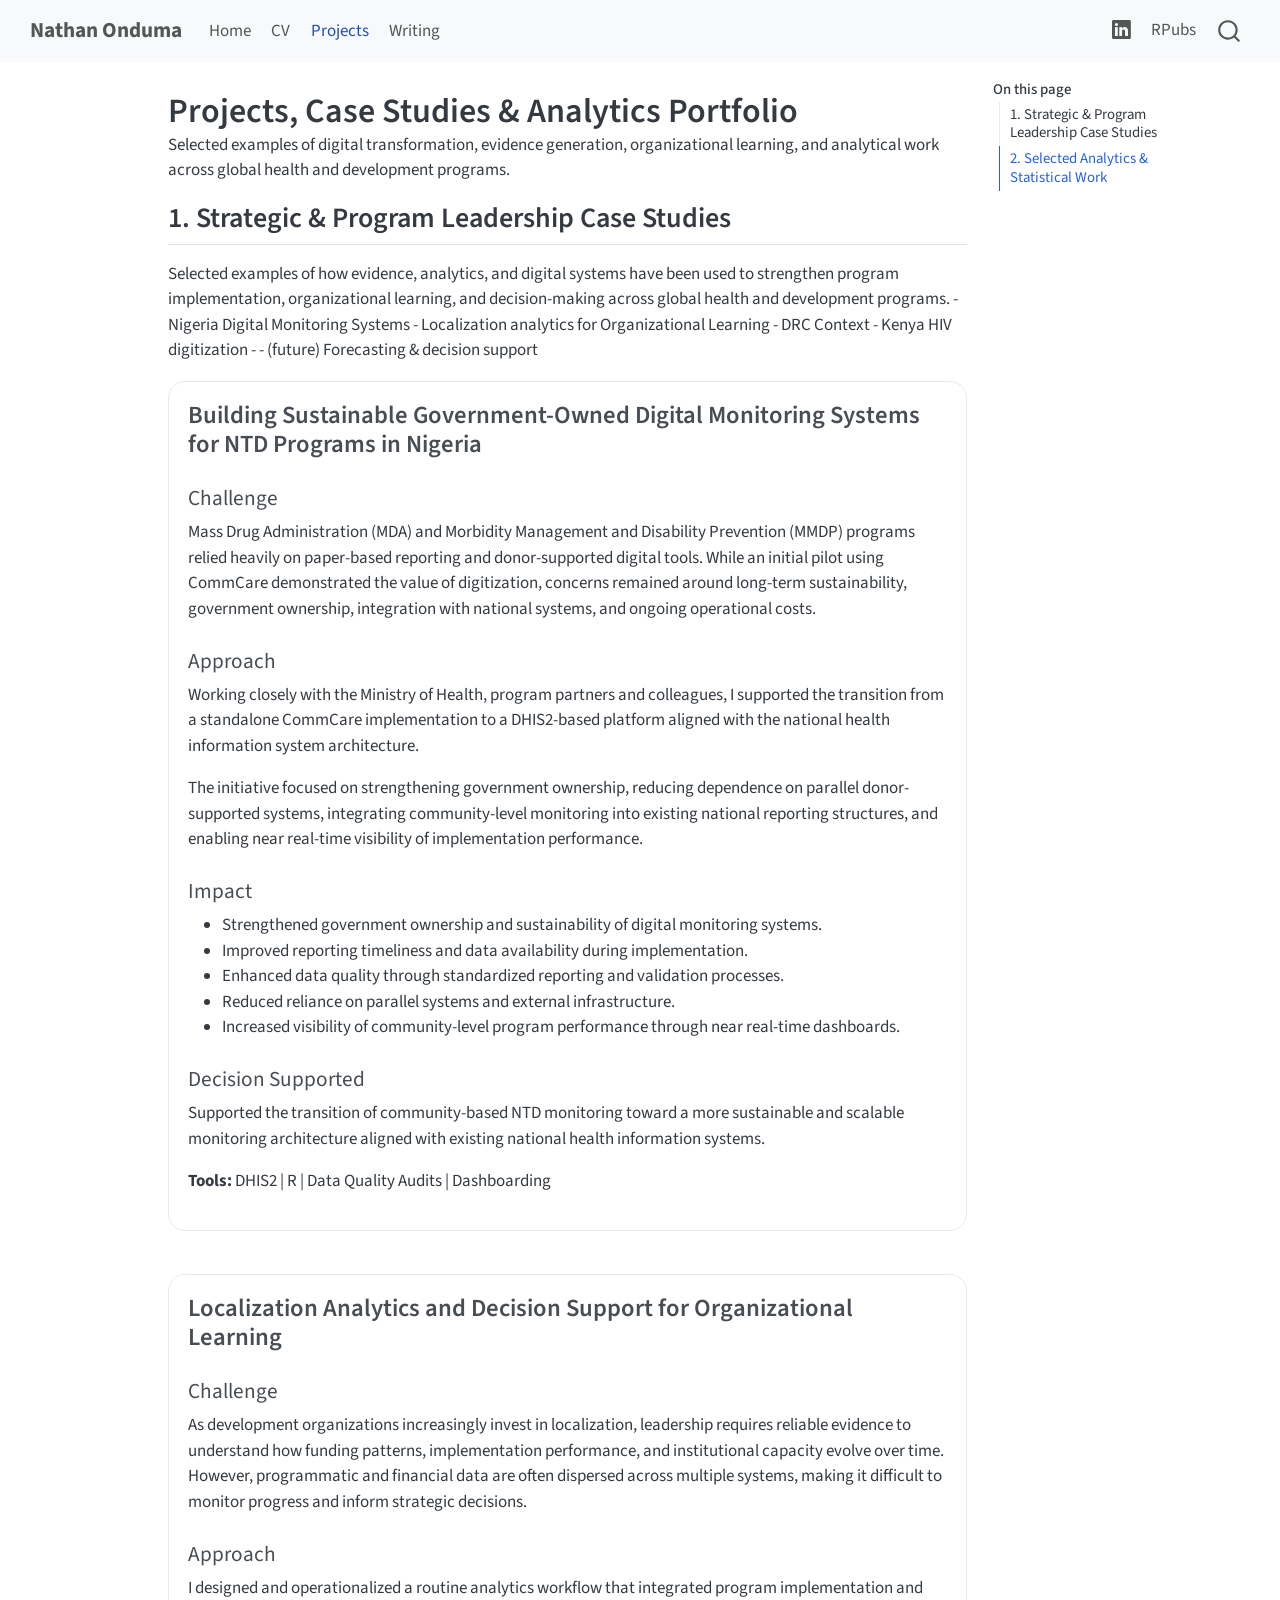
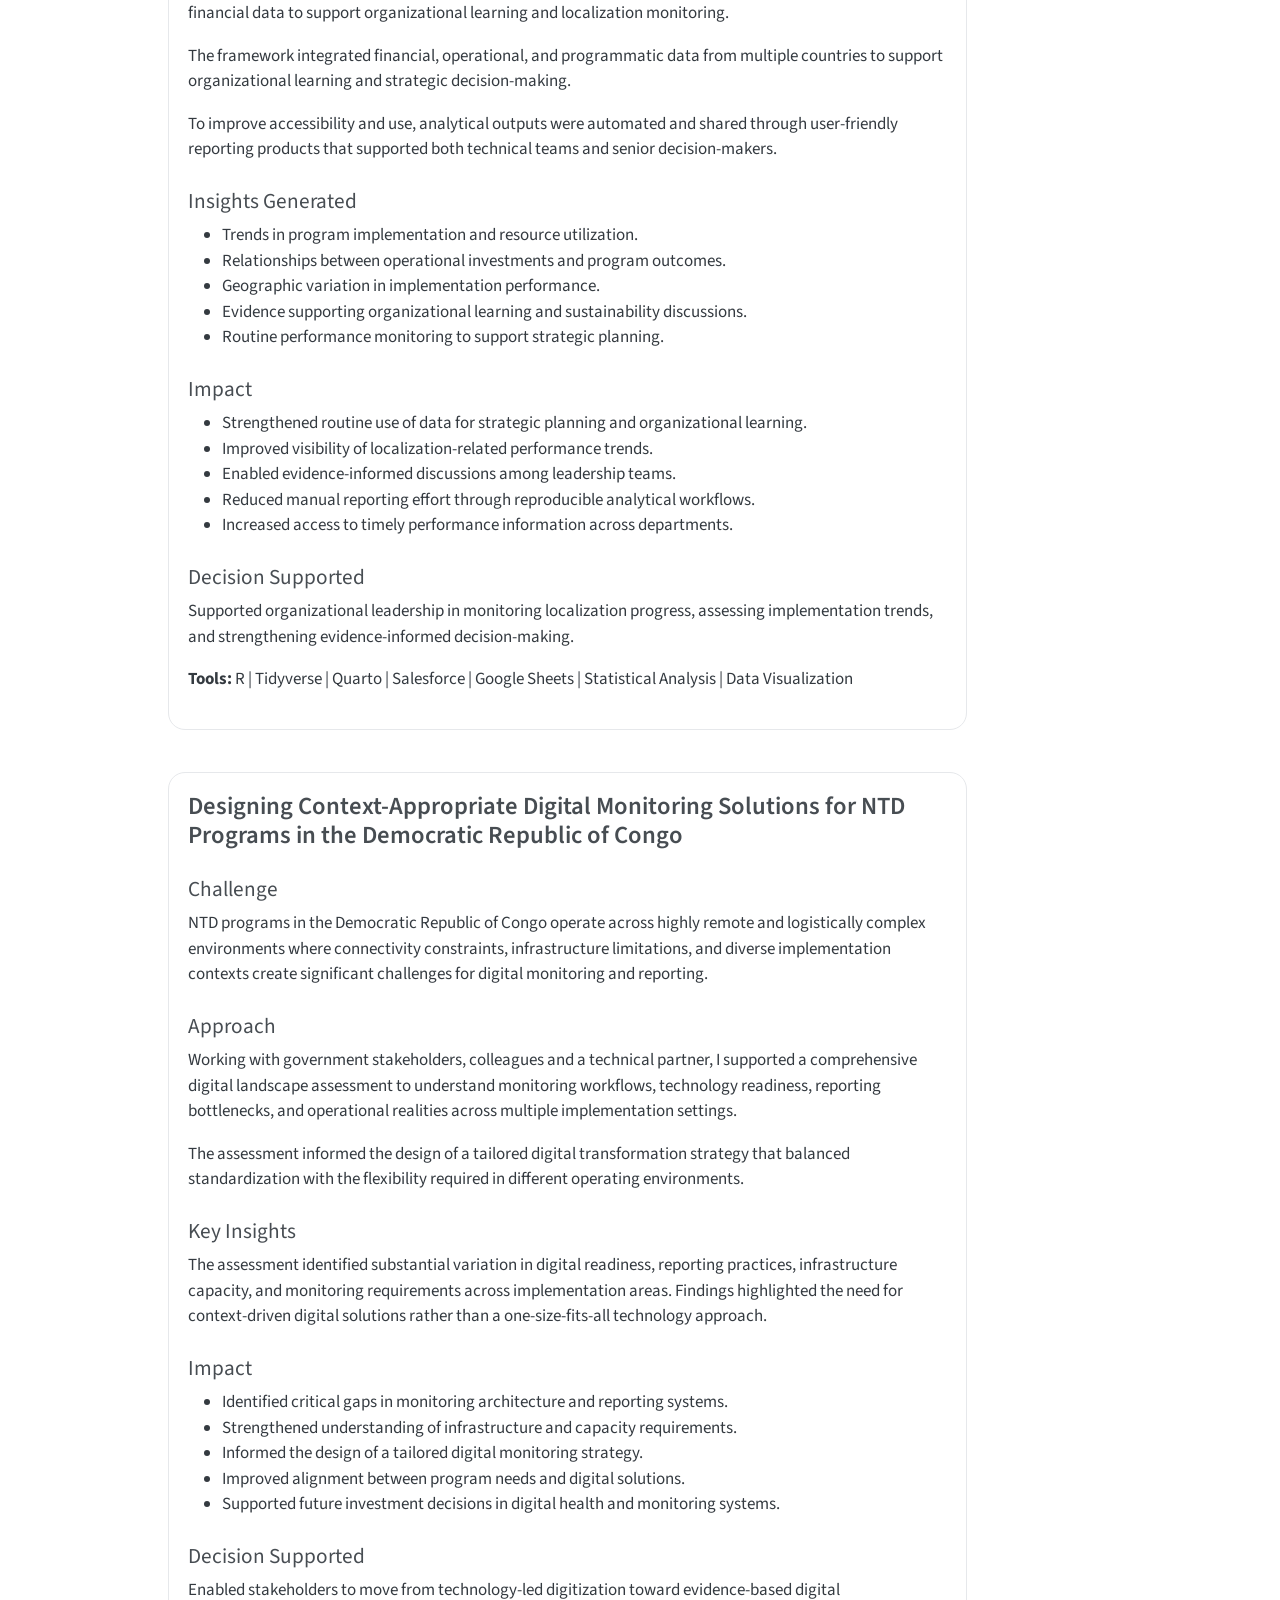
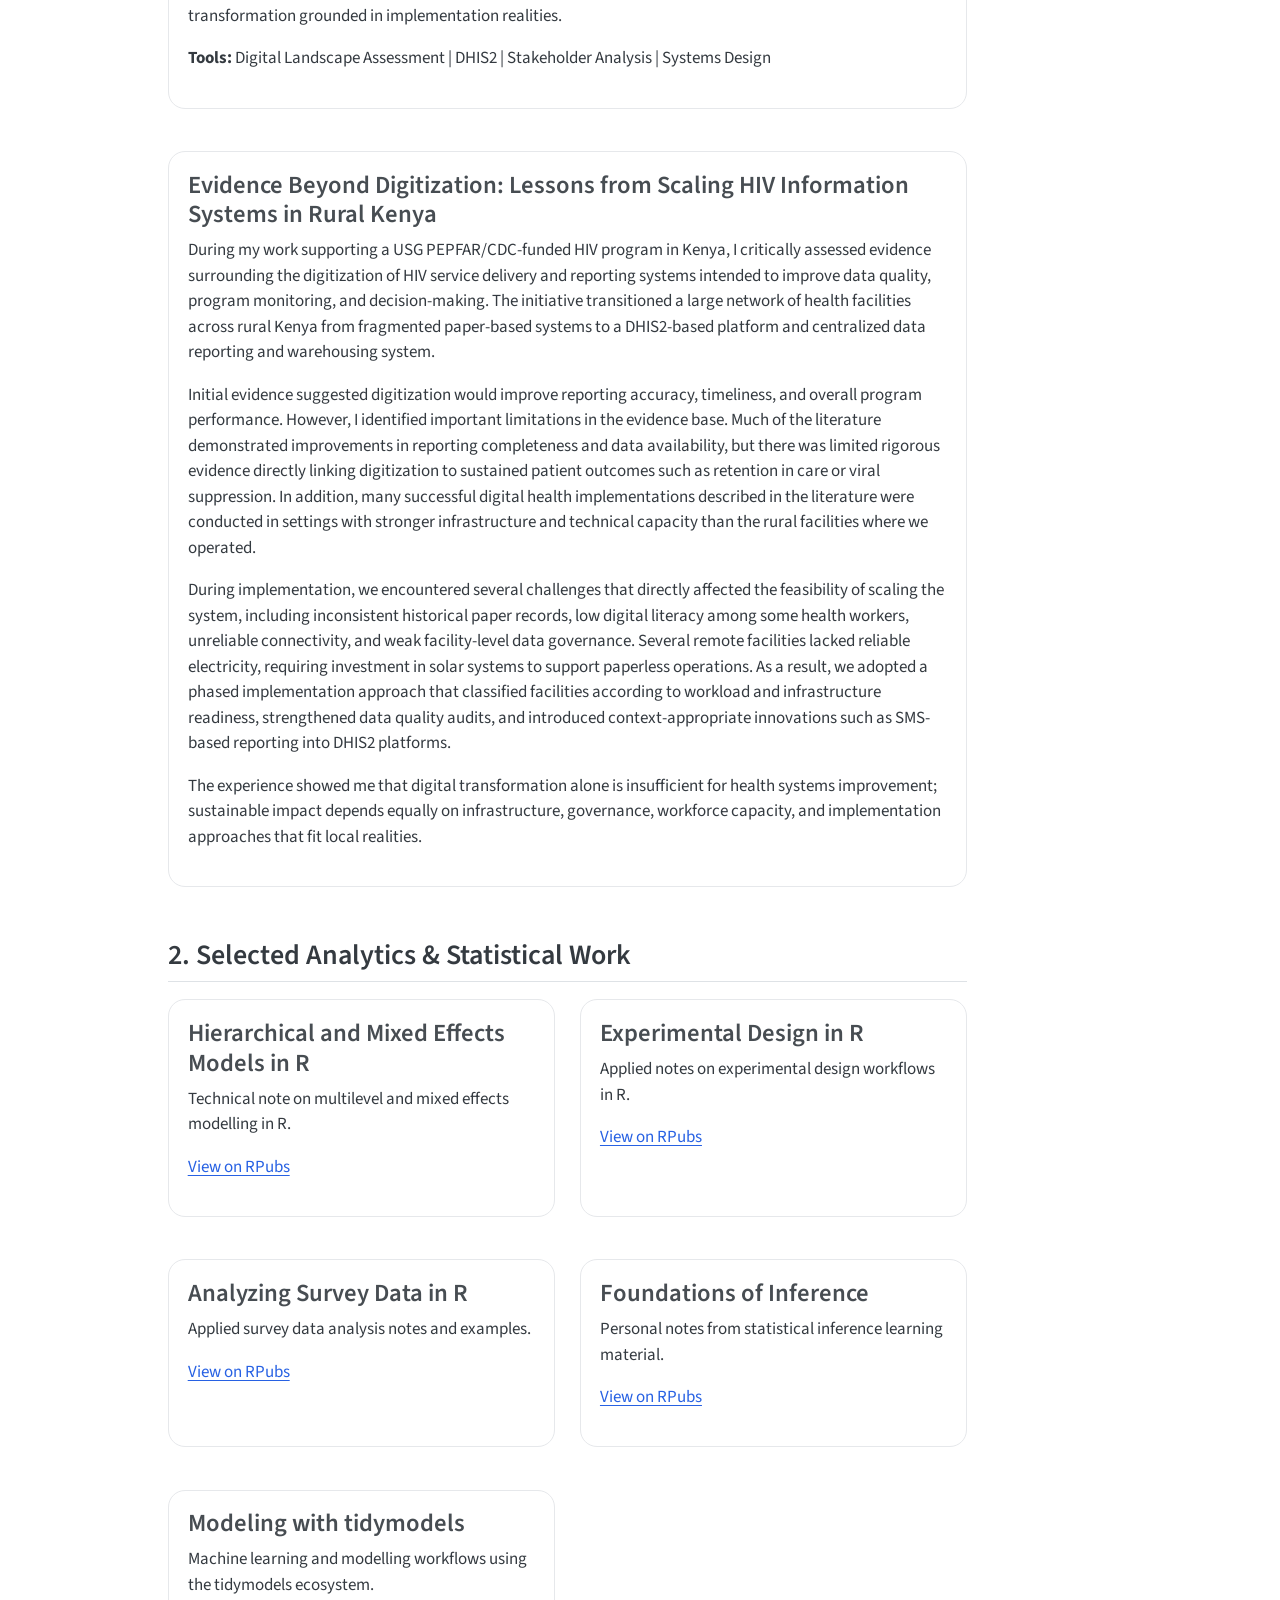
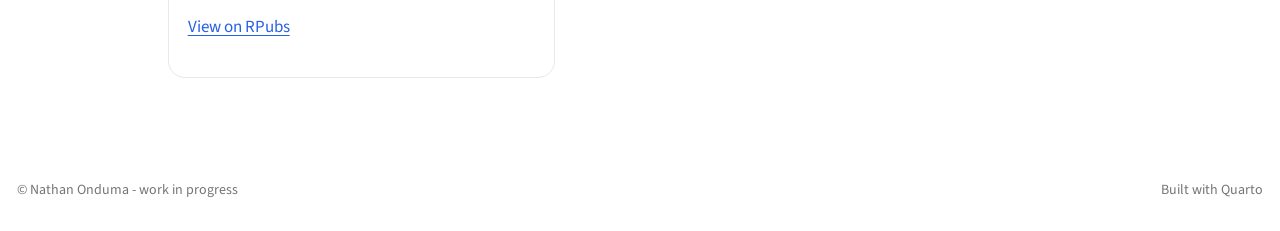
<file: projects.html>
<!DOCTYPE html>
<html xmlns="http://www.w3.org/1999/xhtml" lang="en" xml:lang="en"><head>

<meta charset="utf-8">
<meta name="generator" content="quarto-1.9.37">

<meta name="viewport" content="width=device-width, initial-scale=1.0, user-scalable=yes">

<meta name="description" content="Selected examples of digital transformation, evidence generation, organizational learning, and analytical work across global health and development programs.">

<title>Projects, Case Studies &amp; Analytics Portfolio – Nathan Onduma</title>
<style>
/* Default styles provided by pandoc.
** See https://pandoc.org/MANUAL.html#variables-for-html for config info.
*/
code{white-space: pre-wrap;}
span.smallcaps{font-variant: small-caps;}
div.columns{display: flex; gap: min(4vw, 1.5em);}
div.column{flex: auto; overflow-x: auto;}
div.hanging-indent{margin-left: 1.5em; text-indent: -1.5em;}
ul.task-list{list-style: none;}
ul.task-list li input[type="checkbox"] {
  width: 0.8em;
  margin: 0 0.8em 0.2em -1em; /* quarto-specific, see https://github.com/quarto-dev/quarto-cli/issues/4556 */ 
  vertical-align: middle;
}
</style>


<script src="site_libs/quarto-nav/quarto-nav.js"></script>
<script src="site_libs/clipboard/clipboard.min.js"></script>
<script src="site_libs/quarto-search/autocomplete.umd.js"></script>
<script src="site_libs/quarto-search/fuse.min.js"></script>
<script src="site_libs/quarto-search/quarto-search.js"></script>
<meta name="quarto:offset" content="./">
<script src="site_libs/quarto-html/quarto.js" type="module"></script>
<script src="site_libs/quarto-html/tabsets/tabsets.js" type="module"></script>
<script src="site_libs/quarto-html/popper.min.js"></script>
<script src="site_libs/quarto-html/tippy.umd.min.js"></script>
<script src="site_libs/quarto-html/anchor.min.js"></script>
<link href="site_libs/quarto-html/tippy.css" rel="stylesheet">
<link href="site_libs/quarto-html/quarto-syntax-highlighting-7f8f88aac4f3542376d5c11b86a4c14d.css" rel="stylesheet" id="quarto-text-highlighting-styles">
<script src="site_libs/bootstrap/bootstrap.min.js"></script>
<link href="site_libs/bootstrap/bootstrap-icons.css" rel="stylesheet">
<link href="site_libs/bootstrap/bootstrap-a0f9fd0d421825b736dc1bbcbcba2219.min.css" rel="stylesheet" append-hash="true" id="quarto-bootstrap" data-mode="light">
<script id="quarto-search-options" type="application/json">{
  "location": "navbar",
  "copy-button": false,
  "collapse-after": 3,
  "panel-placement": "end",
  "type": "overlay",
  "limit": 50,
  "keyboard-shortcut": [
    "f",
    "/",
    "s"
  ],
  "show-item-context": false,
  "language": {
    "search-no-results-text": "No results",
    "search-matching-documents-text": "matching documents",
    "search-copy-link-title": "Copy link to search",
    "search-hide-matches-text": "Hide additional matches",
    "search-more-match-text": "more match in this document",
    "search-more-matches-text": "more matches in this document",
    "search-clear-button-title": "Clear",
    "search-text-placeholder": "",
    "search-detached-cancel-button-title": "Cancel",
    "search-submit-button-title": "Submit",
    "search-label": "Search"
  }
}</script>
<style>html{ scroll-behavior: smooth; }</style>


<link rel="stylesheet" href="styles/site.css">
</head>

<body class="nav-fixed quarto-light">

<div id="quarto-search-results"></div>
  <header id="quarto-header" class="headroom fixed-top">
    <nav class="navbar navbar-expand-lg " data-bs-theme="dark">
      <div class="navbar-container container-fluid">
      <div class="navbar-brand-container mx-auto">
    <a class="navbar-brand" href="./index.html">
    <span class="navbar-title">Nathan Onduma</span>
    </a>
  </div>
            <div id="quarto-search" class="" title="Search"></div>
          <button class="navbar-toggler" type="button" data-bs-toggle="collapse" data-bs-target="#navbarCollapse" aria-controls="navbarCollapse" role="menu" aria-expanded="false" aria-label="Toggle navigation" onclick="if (window.quartoToggleHeadroom) { window.quartoToggleHeadroom(); }">
  <span class="navbar-toggler-icon"></span>
</button>
          <div class="collapse navbar-collapse" id="navbarCollapse">
            <ul class="navbar-nav navbar-nav-scroll me-auto">
  <li class="nav-item">
    <a class="nav-link" href="./index.html"> 
<span class="menu-text">Home</span></a>
  </li>  
  <li class="nav-item">
    <a class="nav-link" href="./cv.html"> 
<span class="menu-text">CV</span></a>
  </li>  
  <li class="nav-item">
    <a class="nav-link active" href="./projects.html" aria-current="page"> 
<span class="menu-text">Projects</span></a>
  </li>  
  <li class="nav-item">
    <a class="nav-link" href="./writing.html"> 
<span class="menu-text">Writing</span></a>
  </li>  
</ul>
            <ul class="navbar-nav navbar-nav-scroll ms-auto">
  <li class="nav-item compact">
    <a class="nav-link" href="https://www.linkedin.com/in/nathan-onduma-7a80a0107/"> <i class="bi bi-linkedin" role="img" aria-label="LinkedIn">
</i> 
<span class="menu-text"></span></a>
  </li>  
  <li class="nav-item">
    <a class="nav-link" href="https://rpubs.com/Onduma"> 
<span class="menu-text">RPubs</span></a>
  </li>  
</ul>
          </div> <!-- /navcollapse -->
            <div class="quarto-navbar-tools">
</div>
      </div> <!-- /container-fluid -->
    </nav>
</header>
<!-- content -->
<div id="quarto-content" class="quarto-container page-columns page-rows-contents page-layout-article page-navbar">
<!-- sidebar -->
<!-- margin-sidebar -->
    <div id="quarto-margin-sidebar" class="sidebar margin-sidebar">
        <nav id="TOC" role="doc-toc" class="toc-active">
    <h2 id="toc-title">On this page</h2>
   
  <ul>
  <li><a href="#strategic-program-leadership-case-studies" id="toc-strategic-program-leadership-case-studies" class="nav-link active" data-scroll-target="#strategic-program-leadership-case-studies">1. Strategic &amp; Program Leadership Case Studies</a></li>
  <li><a href="#selected-analytics-statistical-work" id="toc-selected-analytics-statistical-work" class="nav-link" data-scroll-target="#selected-analytics-statistical-work">2. Selected Analytics &amp; Statistical Work</a></li>
  </ul>
</nav>
    </div>
<!-- main -->
<main class="content" id="quarto-document-content">

<header id="title-block-header" class="quarto-title-block default">
<div class="quarto-title">
<h1 class="title">Projects, Case Studies &amp; Analytics Portfolio</h1>
</div>

<div>
  <div class="description">
    Selected examples of digital transformation, evidence generation, organizational learning, and analytical work across global health and development programs.
  </div>
</div>


<div class="quarto-title-meta">

    
  
    
  </div>
  


</header>


<!-- This page turns the existing RPubs presence into a clearer portfolio. RPubs are kept as the archive while this site is used as the curated front door. -->
<section id="strategic-program-leadership-case-studies" class="level2">
<h2 class="anchored" data-anchor-id="strategic-program-leadership-case-studies">1. Strategic &amp; Program Leadership Case Studies</h2>
<p>Selected examples of how evidence, analytics, and digital systems have been used to strengthen program implementation, organizational learning, and decision-making across global health and development programs. - Nigeria Digital Monitoring Systems - Localization analytics for Organizational Learning - DRC Context - Kenya HIV digitization - - (future) Forecasting &amp; decision support</p>
<div class="grid">
<section id="building-sustainable-government-owned-digital-monitoring-systems-for-ntd-programs-in-nigeria" class="level3 g-col-12 g-col-md-12 project-card">
<h3 class="anchored" data-anchor-id="building-sustainable-government-owned-digital-monitoring-systems-for-ntd-programs-in-nigeria">Building Sustainable Government-Owned Digital Monitoring Systems for NTD Programs in Nigeria</h3>
<section id="challenge" class="level4">
<h4 class="anchored" data-anchor-id="challenge">Challenge</h4>
<p>Mass Drug Administration (MDA) and Morbidity Management and Disability Prevention (MMDP) programs relied heavily on paper-based reporting and donor-supported digital tools. While an initial pilot using CommCare demonstrated the value of digitization, concerns remained around long-term sustainability, government ownership, integration with national systems, and ongoing operational costs.</p>
</section>
<section id="approach" class="level4">
<h4 class="anchored" data-anchor-id="approach">Approach</h4>
<p>Working closely with the Ministry of Health, program partners and colleagues, I supported the transition from a standalone CommCare implementation to a DHIS2-based platform aligned with the national health information system architecture.</p>
<p>The initiative focused on strengthening government ownership, reducing dependence on parallel donor-supported systems, integrating community-level monitoring into existing national reporting structures, and enabling near real-time visibility of implementation performance.</p>
</section>
<section id="impact" class="level4">
<h4 class="anchored" data-anchor-id="impact">Impact</h4>
<ul>
<li>Strengthened government ownership and sustainability of digital monitoring systems.</li>
<li>Improved reporting timeliness and data availability during implementation.</li>
<li>Enhanced data quality through standardized reporting and validation processes.</li>
<li>Reduced reliance on parallel systems and external infrastructure.</li>
<li>Increased visibility of community-level program performance through near real-time dashboards.</li>
</ul>
</section>
<section id="decision-supported" class="level4">
<h4 class="anchored" data-anchor-id="decision-supported">Decision Supported</h4>
<p>Supported the transition of community-based NTD monitoring toward a more sustainable and scalable monitoring architecture aligned with existing national health information systems.</p>
<p><strong>Tools:</strong> DHIS2 | R | Data Quality Audits | Dashboarding</p>
</section>
</section>
<section id="localization-analytics-and-decision-support-for-organizational-learning" class="level3 g-col-12 g-col-md-12 project-card">
<h3 class="anchored" data-anchor-id="localization-analytics-and-decision-support-for-organizational-learning">Localization Analytics and Decision Support for Organizational Learning</h3>
<section id="challenge-1" class="level4">
<h4 class="anchored" data-anchor-id="challenge-1">Challenge</h4>
<p>As development organizations increasingly invest in localization, leadership requires reliable evidence to understand how funding patterns, implementation performance, and institutional capacity evolve over time. However, programmatic and financial data are often dispersed across multiple systems, making it difficult to monitor progress and inform strategic decisions.</p>
</section>
<section id="approach-1" class="level4">
<h4 class="anchored" data-anchor-id="approach-1">Approach</h4>
<p>I designed and operationalized a routine analytics workflow that integrated program implementation and financial data to support organizational learning and localization monitoring.</p>
<p>The framework integrated financial, operational, and programmatic data from multiple countries to support organizational learning and strategic decision-making.</p>
<p>To improve accessibility and use, analytical outputs were automated and shared through user-friendly reporting products that supported both technical teams and senior decision-makers.</p>
</section>
<section id="insights-generated" class="level4">
<h4 class="anchored" data-anchor-id="insights-generated">Insights Generated</h4>
<ul>
<li>Trends in program implementation and resource utilization.</li>
<li>Relationships between operational investments and program outcomes.</li>
<li>Geographic variation in implementation performance.</li>
<li>Evidence supporting organizational learning and sustainability discussions.</li>
<li>Routine performance monitoring to support strategic planning.</li>
</ul>
</section>
<section id="impact-1" class="level4">
<h4 class="anchored" data-anchor-id="impact-1">Impact</h4>
<ul>
<li>Strengthened routine use of data for strategic planning and organizational learning.</li>
<li>Improved visibility of localization-related performance trends.</li>
<li>Enabled evidence-informed discussions among leadership teams.</li>
<li>Reduced manual reporting effort through reproducible analytical workflows.</li>
<li>Increased access to timely performance information across departments.</li>
</ul>
</section>
<section id="decision-supported-1" class="level4">
<h4 class="anchored" data-anchor-id="decision-supported-1">Decision Supported</h4>
<p>Supported organizational leadership in monitoring localization progress, assessing implementation trends, and strengthening evidence-informed decision-making.</p>
<p><strong>Tools:</strong> R | Tidyverse | Quarto | Salesforce | Google Sheets | Statistical Analysis | Data Visualization</p>
</section>
</section>
<section id="designing-context-appropriate-digital-monitoring-solutions-for-ntd-programs-in-the-democratic-republic-of-congo" class="level3 g-col-12 g-col-md-12 project-card">
<h3 class="anchored" data-anchor-id="designing-context-appropriate-digital-monitoring-solutions-for-ntd-programs-in-the-democratic-republic-of-congo">Designing Context-Appropriate Digital Monitoring Solutions for NTD Programs in the Democratic Republic of Congo</h3>
<section id="challenge-2" class="level4">
<h4 class="anchored" data-anchor-id="challenge-2">Challenge</h4>
<p>NTD programs in the Democratic Republic of Congo operate across highly remote and logistically complex environments where connectivity constraints, infrastructure limitations, and diverse implementation contexts create significant challenges for digital monitoring and reporting.</p>
</section>
<section id="approach-2" class="level4">
<h4 class="anchored" data-anchor-id="approach-2">Approach</h4>
<p>Working with government stakeholders, colleagues and a technical partner, I supported a comprehensive digital landscape assessment to understand monitoring workflows, technology readiness, reporting bottlenecks, and operational realities across multiple implementation settings.</p>
<p>The assessment informed the design of a tailored digital transformation strategy that balanced standardization with the flexibility required in different operating environments.</p>
</section>
<section id="key-insights" class="level4">
<h4 class="anchored" data-anchor-id="key-insights">Key Insights</h4>
<p>The assessment identified substantial variation in digital readiness, reporting practices, infrastructure capacity, and monitoring requirements across implementation areas. Findings highlighted the need for context-driven digital solutions rather than a one-size-fits-all technology approach.</p>
</section>
<section id="impact-2" class="level4">
<h4 class="anchored" data-anchor-id="impact-2">Impact</h4>
<ul>
<li>Identified critical gaps in monitoring architecture and reporting systems.</li>
<li>Strengthened understanding of infrastructure and capacity requirements.</li>
<li>Informed the design of a tailored digital monitoring strategy.</li>
<li>Improved alignment between program needs and digital solutions.</li>
<li>Supported future investment decisions in digital health and monitoring systems.</li>
</ul>
</section>
<section id="decision-supported-2" class="level4">
<h4 class="anchored" data-anchor-id="decision-supported-2">Decision Supported</h4>
<p>Enabled stakeholders to move from technology-led digitization toward evidence-based digital transformation grounded in implementation realities.</p>
<p><strong>Tools:</strong> Digital Landscape Assessment | DHIS2 | Stakeholder Analysis | Systems Design</p>
</section>
</section>
<section id="evidence-beyond-digitization-lessons-from-scaling-hiv-information-systems-in-rural-kenya" class="level3 g-col-12 g-col-md-12 project-card">
<h3 class="anchored" data-anchor-id="evidence-beyond-digitization-lessons-from-scaling-hiv-information-systems-in-rural-kenya">Evidence Beyond Digitization: Lessons from Scaling HIV Information Systems in Rural Kenya</h3>
<p>During my work supporting a USG PEPFAR/CDC-funded HIV program in Kenya, I critically assessed evidence surrounding the digitization of HIV service delivery and reporting systems intended to improve data quality, program monitoring, and decision-making. The initiative transitioned a large network of health facilities across rural Kenya from fragmented paper-based systems to a DHIS2-based platform and centralized data reporting and warehousing system.</p>
<p>Initial evidence suggested digitization would improve reporting accuracy, timeliness, and overall program performance. However, I identified important limitations in the evidence base. Much of the literature demonstrated improvements in reporting completeness and data availability, but there was limited rigorous evidence directly linking digitization to sustained patient outcomes such as retention in care or viral suppression. In addition, many successful digital health implementations described in the literature were conducted in settings with stronger infrastructure and technical capacity than the rural facilities where we operated.</p>
<p>During implementation, we encountered several challenges that directly affected the feasibility of scaling the system, including inconsistent historical paper records, low digital literacy among some health workers, unreliable connectivity, and weak facility-level data governance. Several remote facilities lacked reliable electricity, requiring investment in solar systems to support paperless operations. As a result, we adopted a phased implementation approach that classified facilities according to workload and infrastructure readiness, strengthened data quality audits, and introduced context-appropriate innovations such as SMS-based reporting into DHIS2 platforms.</p>
<p>The experience showed me that digital transformation alone is insufficient for health systems improvement; sustainable impact depends equally on infrastructure, governance, workforce capacity, and implementation approaches that fit local realities.</p>
</section>
</div>
</section>
<section id="selected-analytics-statistical-work" class="level2">
<h2 class="anchored" data-anchor-id="selected-analytics-statistical-work">2. Selected Analytics &amp; Statistical Work</h2>
<div class="grid">
<section id="hierarchical-and-mixed-effects-models-in-r" class="level3 g-col-12 g-col-md-6 project-card">
<h3 class="anchored" data-anchor-id="hierarchical-and-mixed-effects-models-in-r">Hierarchical and Mixed Effects Models in R</h3>
<p>Technical note on multilevel and mixed effects modelling in R.</p>
<p><a href="https://rpubs.com/Onduma/mixedeffects">View on RPubs</a></p>
</section>
<section id="experimental-design-in-r" class="level3 g-col-12 g-col-md-6 project-card">
<h3 class="anchored" data-anchor-id="experimental-design-in-r">Experimental Design in R</h3>
<p>Applied notes on experimental design workflows in R.</p>
<p><a href="https://rpubs.com/Onduma/experimental_design">View on RPubs</a></p>
</section>
<section id="analyzing-survey-data-in-r" class="level3 g-col-12 g-col-md-6 project-card">
<h3 class="anchored" data-anchor-id="analyzing-survey-data-in-r">Analyzing Survey Data in R</h3>
<p>Applied survey data analysis notes and examples.</p>
<p><a href="https://rpubs.com/Onduma/surveydata">View on RPubs</a></p>
</section>
<section id="foundations-of-inference" class="level3 g-col-12 g-col-md-6 project-card">
<h3 class="anchored" data-anchor-id="foundations-of-inference">Foundations of Inference</h3>
<p>Personal notes from statistical inference learning material.</p>
<p><a href="https://rpubs.com/Onduma/stat_inference">View on RPubs</a></p>
</section>
<section id="modeling-with-tidymodels" class="level3 g-col-12 g-col-md-6 project-card">
<h3 class="anchored" data-anchor-id="modeling-with-tidymodels">Modeling with tidymodels</h3>
<p>Machine learning and modelling workflows using the tidymodels ecosystem.</p>
<p><a href="https://rpubs.com/Onduma/tidymodels">View on RPubs</a></p>
</section>
</div>
<!-- ## Recommended next project pages -->
<!-- This is work in progress -->
<!-- I will create one page per strong case study under `projects/`, using the following structure: -->
<!-- ```markdown -->
<!-- --- -->
<!-- title: "Project title" -->
<!-- description: "One-line summary" -->
<!-- --- -->
<!-- ## Problem -->
<!-- What decision or program question did this work address? -->
<!-- ## Data and methods -->
<!-- What data, tools, and analytical methods were used? -->
<!-- ## Results -->
<!-- What changed or what was learned? -->
<!-- ## Reproducibility -->
<!-- Link to code, RPubs, GitHub, dashboard, or report. -->
<!-- ``` -->
<!-- Good first candidates will include: -->
<!-- 1. NTD MEL systems and indicator frameworks -->
<!-- 2. Visceral leishmaniasis analytics and sustainability evidence -->
<!-- 3. Survey data analysis in R -->
<!-- 4. Mixed effects models for program or health data -->
<!-- 5. DHIS2 / EMR data quality improvement case study -->


</section>

</main> <!-- /main -->
<script id="quarto-html-after-body" type="application/javascript">
  window.document.addEventListener("DOMContentLoaded", function (event) {
    const icon = "";
    const anchorJS = new window.AnchorJS();
    anchorJS.options = {
      placement: 'right',
      icon: icon
    };
    anchorJS.add('.anchored');
    const isCodeAnnotation = (el) => {
      for (const clz of el.classList) {
        if (clz.startsWith('code-annotation-')) {                     
          return true;
        }
      }
      return false;
    }
    const onCopySuccess = function(e) {
      // button target
      const button = e.trigger;
      // don't keep focus
      button.blur();
      // flash "checked"
      button.classList.add('code-copy-button-checked');
      var currentTitle = button.getAttribute("title");
      button.setAttribute("title", "Copied!");
      let tooltip;
      if (window.bootstrap) {
        button.setAttribute("data-bs-toggle", "tooltip");
        button.setAttribute("data-bs-placement", "left");
        button.setAttribute("data-bs-title", "Copied!");
        tooltip = new bootstrap.Tooltip(button, 
          { trigger: "manual", 
            customClass: "code-copy-button-tooltip",
            offset: [0, -8]});
        tooltip.show();    
      }
      setTimeout(function() {
        if (tooltip) {
          tooltip.hide();
          button.removeAttribute("data-bs-title");
          button.removeAttribute("data-bs-toggle");
          button.removeAttribute("data-bs-placement");
        }
        button.setAttribute("title", currentTitle);
        button.classList.remove('code-copy-button-checked');
      }, 1000);
      // clear code selection
      e.clearSelection();
    }
    const getTextToCopy = function(trigger) {
      const outerScaffold = trigger.parentElement.cloneNode(true);
      const codeEl = outerScaffold.querySelector('code');
      for (const childEl of codeEl.children) {
        if (isCodeAnnotation(childEl)) {
          childEl.remove();
        }
      }
      return codeEl.innerText;
    }
    const clipboard = new window.ClipboardJS('.code-copy-button:not([data-in-quarto-modal])', {
      text: getTextToCopy
    });
    clipboard.on('success', onCopySuccess);
    if (window.document.getElementById('quarto-embedded-source-code-modal')) {
      const clipboardModal = new window.ClipboardJS('.code-copy-button[data-in-quarto-modal]', {
        text: getTextToCopy,
        container: window.document.getElementById('quarto-embedded-source-code-modal')
      });
      clipboardModal.on('success', onCopySuccess);
    }
      var localhostRegex = new RegExp(/^(?:http|https):\/\/localhost\:?[0-9]*\//);
      var mailtoRegex = new RegExp(/^mailto:/);
        var filterRegex = new RegExp("https:\/\/nonduma\.github\.io\/nathan-onduma-site");
      var isInternal = (href) => {
          return filterRegex.test(href) || localhostRegex.test(href) || mailtoRegex.test(href);
      }
      // Inspect non-navigation links and adorn them if external
     var links = window.document.querySelectorAll('a[href]:not(.nav-link):not(.navbar-brand):not(.toc-action):not(.sidebar-link):not(.sidebar-item-toggle):not(.pagination-link):not(.no-external):not([aria-hidden]):not(.dropdown-item):not(.quarto-navigation-tool):not(.about-link)');
      for (var i=0; i<links.length; i++) {
        const link = links[i];
        if (!isInternal(link.href)) {
          // undo the damage that might have been done by quarto-nav.js in the case of
          // links that we want to consider external
          if (link.dataset.originalHref !== undefined) {
            link.href = link.dataset.originalHref;
          }
            // target, if specified
            link.setAttribute("target", "_blank");
            if (link.getAttribute("rel") === null) {
              link.setAttribute("rel", "noopener");
            }
        }
      }
    function tippyHover(el, contentFn, onTriggerFn, onUntriggerFn) {
      const config = {
        allowHTML: true,
        maxWidth: 500,
        delay: 100,
        arrow: false,
        appendTo: function(el) {
            return el.parentElement;
        },
        interactive: true,
        interactiveBorder: 10,
        theme: 'quarto',
        placement: 'bottom-start',
      };
      if (contentFn) {
        config.content = contentFn;
      }
      if (onTriggerFn) {
        config.onTrigger = onTriggerFn;
      }
      if (onUntriggerFn) {
        config.onUntrigger = onUntriggerFn;
      }
      window.tippy(el, config); 
    }
    const noterefs = window.document.querySelectorAll('a[role="doc-noteref"]');
    for (var i=0; i<noterefs.length; i++) {
      const ref = noterefs[i];
      tippyHover(ref, function() {
        // use id or data attribute instead here
        let href = ref.getAttribute('data-footnote-href') || ref.getAttribute('href');
        try { href = new URL(href).hash; } catch {}
        const id = href.replace(/^#\/?/, "");
        const note = window.document.getElementById(id);
        if (note) {
          return note.innerHTML;
        } else {
          return "";
        }
      });
    }
    const xrefs = window.document.querySelectorAll('a.quarto-xref');
    const processXRef = (id, note) => {
      // Strip column container classes
      const stripColumnClz = (el) => {
        el.classList.remove("page-full", "page-columns");
        if (el.children) {
          for (const child of el.children) {
            stripColumnClz(child);
          }
        }
      }
      stripColumnClz(note)
      if (id === null || id.startsWith('sec-')) {
        // Special case sections, only their first couple elements
        const container = document.createElement("div");
        if (note.children && note.children.length > 2) {
          container.appendChild(note.children[0].cloneNode(true));
          for (let i = 1; i < note.children.length; i++) {
            const child = note.children[i];
            if (child.tagName === "P" && child.innerText === "") {
              continue;
            } else {
              container.appendChild(child.cloneNode(true));
              break;
            }
          }
          if (window.Quarto?.typesetMath) {
            window.Quarto.typesetMath(container);
          }
          return container.innerHTML
        } else {
          if (window.Quarto?.typesetMath) {
            window.Quarto.typesetMath(note);
          }
          return note.innerHTML;
        }
      } else {
        // Remove any anchor links if they are present
        const anchorLink = note.querySelector('a.anchorjs-link');
        if (anchorLink) {
          anchorLink.remove();
        }
        if (window.Quarto?.typesetMath) {
          window.Quarto.typesetMath(note);
        }
        if (note.classList.contains("callout")) {
          return note.outerHTML;
        } else {
          return note.innerHTML;
        }
      }
    }
    for (var i=0; i<xrefs.length; i++) {
      const xref = xrefs[i];
      tippyHover(xref, undefined, function(instance) {
        instance.disable();
        let url = xref.getAttribute('href');
        let hash = undefined; 
        if (url.startsWith('#')) {
          hash = url;
        } else {
          try { hash = new URL(url).hash; } catch {}
        }
        if (hash) {
          const id = hash.replace(/^#\/?/, "");
          const note = window.document.getElementById(id);
          if (note !== null) {
            try {
              const html = processXRef(id, note.cloneNode(true));
              instance.setContent(html);
            } finally {
              instance.enable();
              instance.show();
            }
          } else {
            // See if we can fetch this
            fetch(url.split('#')[0])
            .then(res => res.text())
            .then(html => {
              const parser = new DOMParser();
              const htmlDoc = parser.parseFromString(html, "text/html");
              const note = htmlDoc.getElementById(id);
              if (note !== null) {
                const html = processXRef(id, note);
                instance.setContent(html);
              } 
            }).finally(() => {
              instance.enable();
              instance.show();
            });
          }
        } else {
          // See if we can fetch a full url (with no hash to target)
          // This is a special case and we should probably do some content thinning / targeting
          fetch(url)
          .then(res => res.text())
          .then(html => {
            const parser = new DOMParser();
            const htmlDoc = parser.parseFromString(html, "text/html");
            const note = htmlDoc.querySelector('main.content');
            if (note !== null) {
              // This should only happen for chapter cross references
              // (since there is no id in the URL)
              // remove the first header
              if (note.children.length > 0 && note.children[0].tagName === "HEADER") {
                note.children[0].remove();
              }
              const html = processXRef(null, note);
              instance.setContent(html);
            } 
          }).finally(() => {
            instance.enable();
            instance.show();
          });
        }
      }, function(instance) {
      });
    }
        let selectedAnnoteEl;
        const selectorForAnnotation = ( cell, annotation) => {
          let cellAttr = 'data-code-cell="' + cell + '"';
          let lineAttr = 'data-code-annotation="' +  annotation + '"';
          const selector = 'span[' + cellAttr + '][' + lineAttr + ']';
          return selector;
        }
        const selectCodeLines = (annoteEl) => {
          const doc = window.document;
          const targetCell = annoteEl.getAttribute("data-target-cell");
          const targetAnnotation = annoteEl.getAttribute("data-target-annotation");
          const annoteSpan = window.document.querySelector(selectorForAnnotation(targetCell, targetAnnotation));
          const lines = annoteSpan.getAttribute("data-code-lines").split(",");
          const lineIds = lines.map((line) => {
            return targetCell + "-" + line;
          })
          let top = null;
          let height = null;
          let parent = null;
          if (lineIds.length > 0) {
              //compute the position of the single el (top and bottom and make a div)
              const el = window.document.getElementById(lineIds[0]);
              top = el.offsetTop;
              height = el.offsetHeight;
              parent = el.parentElement.parentElement;
            if (lineIds.length > 1) {
              const lastEl = window.document.getElementById(lineIds[lineIds.length - 1]);
              const bottom = lastEl.offsetTop + lastEl.offsetHeight;
              height = bottom - top;
            }
            if (top !== null && height !== null && parent !== null) {
              // cook up a div (if necessary) and position it 
              let div = window.document.getElementById("code-annotation-line-highlight");
              if (div === null) {
                div = window.document.createElement("div");
                div.setAttribute("id", "code-annotation-line-highlight");
                div.style.position = 'absolute';
                parent.appendChild(div);
              }
              div.style.top = top - 2 + "px";
              div.style.height = height + 4 + "px";
              div.style.left = 0;
              let gutterDiv = window.document.getElementById("code-annotation-line-highlight-gutter");
              if (gutterDiv === null) {
                gutterDiv = window.document.createElement("div");
                gutterDiv.setAttribute("id", "code-annotation-line-highlight-gutter");
                gutterDiv.style.position = 'absolute';
                const codeCell = window.document.getElementById(targetCell);
                const gutter = codeCell.querySelector('.code-annotation-gutter');
                gutter.appendChild(gutterDiv);
              }
              gutterDiv.style.top = top - 2 + "px";
              gutterDiv.style.height = height + 4 + "px";
            }
            selectedAnnoteEl = annoteEl;
          }
        };
        const unselectCodeLines = () => {
          const elementsIds = ["code-annotation-line-highlight", "code-annotation-line-highlight-gutter"];
          elementsIds.forEach((elId) => {
            const div = window.document.getElementById(elId);
            if (div) {
              div.remove();
            }
          });
          selectedAnnoteEl = undefined;
        };
          // Handle positioning of the toggle
      window.addEventListener(
        "resize",
        throttle(() => {
          elRect = undefined;
          if (selectedAnnoteEl) {
            selectCodeLines(selectedAnnoteEl);
          }
        }, 10)
      );
      function throttle(fn, ms) {
      let throttle = false;
      let timer;
        return (...args) => {
          if(!throttle) { // first call gets through
              fn.apply(this, args);
              throttle = true;
          } else { // all the others get throttled
              if(timer) clearTimeout(timer); // cancel #2
              timer = setTimeout(() => {
                fn.apply(this, args);
                timer = throttle = false;
              }, ms);
          }
        };
      }
        // Attach click handler to the DT
        const annoteDls = window.document.querySelectorAll('dt[data-target-cell]');
        for (const annoteDlNode of annoteDls) {
          annoteDlNode.addEventListener('click', (event) => {
            const clickedEl = event.target;
            if (clickedEl !== selectedAnnoteEl) {
              unselectCodeLines();
              const activeEl = window.document.querySelector('dt[data-target-cell].code-annotation-active');
              if (activeEl) {
                activeEl.classList.remove('code-annotation-active');
              }
              selectCodeLines(clickedEl);
              clickedEl.classList.add('code-annotation-active');
            } else {
              // Unselect the line
              unselectCodeLines();
              clickedEl.classList.remove('code-annotation-active');
            }
          });
        }
    const findCites = (el) => {
      const parentEl = el.parentElement;
      if (parentEl) {
        const cites = parentEl.dataset.cites;
        if (cites) {
          return {
            el,
            cites: cites.split(' ')
          };
        } else {
          return findCites(el.parentElement)
        }
      } else {
        return undefined;
      }
    };
    var bibliorefs = window.document.querySelectorAll('a[role="doc-biblioref"]');
    for (var i=0; i<bibliorefs.length; i++) {
      const ref = bibliorefs[i];
      const citeInfo = findCites(ref);
      if (citeInfo) {
        tippyHover(citeInfo.el, function() {
          var popup = window.document.createElement('div');
          citeInfo.cites.forEach(function(cite) {
            var citeDiv = window.document.createElement('div');
            citeDiv.classList.add('hanging-indent');
            citeDiv.classList.add('csl-entry');
            var biblioDiv = window.document.getElementById('ref-' + cite);
            if (biblioDiv) {
              citeDiv.innerHTML = biblioDiv.innerHTML;
            }
            popup.appendChild(citeDiv);
          });
          return popup.innerHTML;
        });
      }
    }
  });
  </script>
</div> <!-- /content -->
<footer class="footer">
  <div class="nav-footer">
    <div class="nav-footer-left">
<p>© Nathan Onduma - work in progress</p>
</div>   
    <div class="nav-footer-center">
      &nbsp;
    </div>
    <div class="nav-footer-right">
<p>Built with Quarto</p>
</div>
  </div>
</footer>




<script src="site_libs/quarto-html/zenscroll-min.js"></script>
</body></html>
</file>
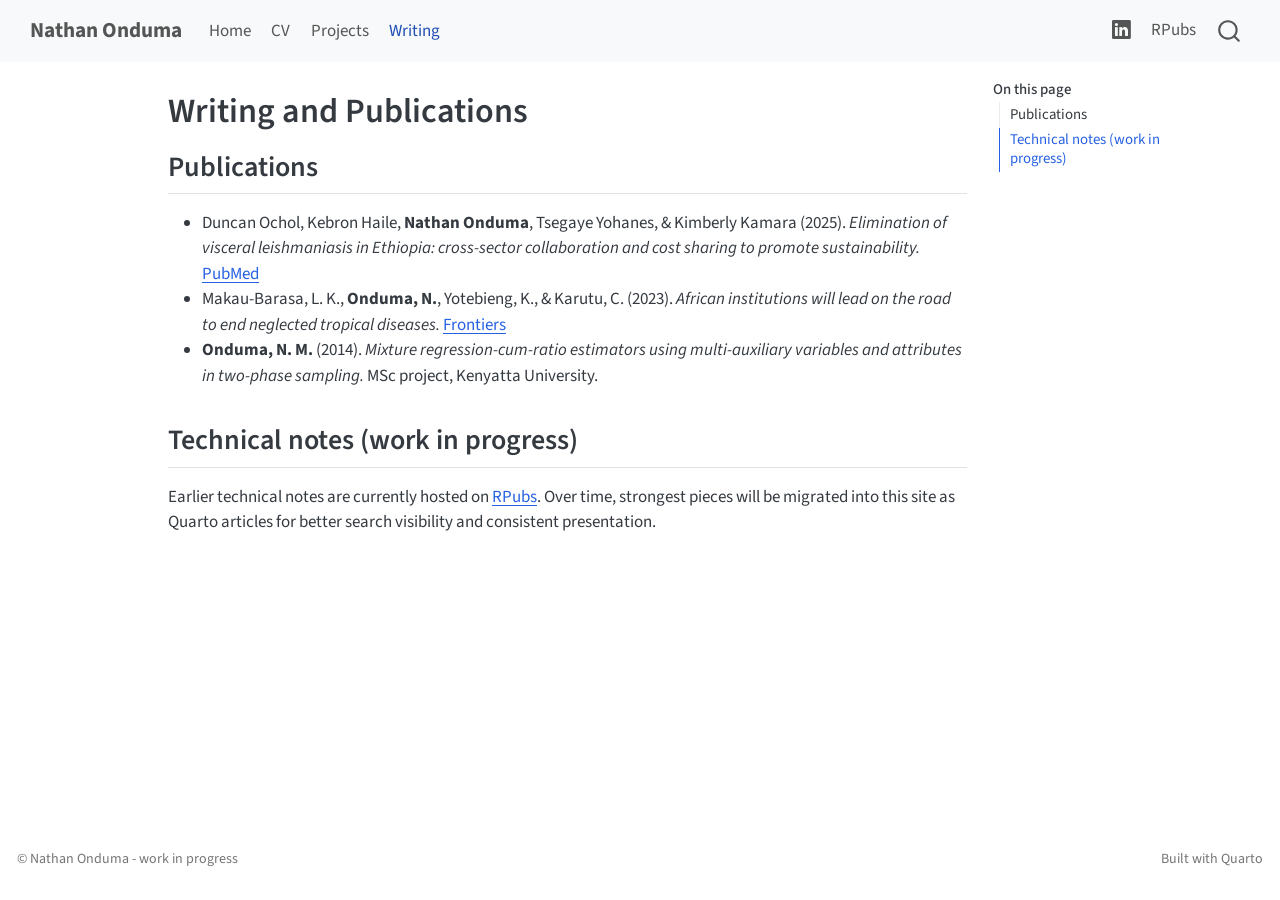
<file: writing.html>
<!DOCTYPE html>
<html xmlns="http://www.w3.org/1999/xhtml" lang="en" xml:lang="en"><head>

<meta charset="utf-8">
<meta name="generator" content="quarto-1.9.37">

<meta name="viewport" content="width=device-width, initial-scale=1.0, user-scalable=yes">


<title>Writing and Publications – Nathan Onduma</title>
<style>
/* Default styles provided by pandoc.
** See https://pandoc.org/MANUAL.html#variables-for-html for config info.
*/
code{white-space: pre-wrap;}
span.smallcaps{font-variant: small-caps;}
div.columns{display: flex; gap: min(4vw, 1.5em);}
div.column{flex: auto; overflow-x: auto;}
div.hanging-indent{margin-left: 1.5em; text-indent: -1.5em;}
ul.task-list{list-style: none;}
ul.task-list li input[type="checkbox"] {
  width: 0.8em;
  margin: 0 0.8em 0.2em -1em; /* quarto-specific, see https://github.com/quarto-dev/quarto-cli/issues/4556 */ 
  vertical-align: middle;
}
</style>


<script src="site_libs/quarto-nav/quarto-nav.js"></script>
<script src="site_libs/clipboard/clipboard.min.js"></script>
<script src="site_libs/quarto-search/autocomplete.umd.js"></script>
<script src="site_libs/quarto-search/fuse.min.js"></script>
<script src="site_libs/quarto-search/quarto-search.js"></script>
<meta name="quarto:offset" content="./">
<script src="site_libs/quarto-html/quarto.js" type="module"></script>
<script src="site_libs/quarto-html/tabsets/tabsets.js" type="module"></script>
<script src="site_libs/quarto-html/popper.min.js"></script>
<script src="site_libs/quarto-html/tippy.umd.min.js"></script>
<script src="site_libs/quarto-html/anchor.min.js"></script>
<link href="site_libs/quarto-html/tippy.css" rel="stylesheet">
<link href="site_libs/quarto-html/quarto-syntax-highlighting-7f8f88aac4f3542376d5c11b86a4c14d.css" rel="stylesheet" id="quarto-text-highlighting-styles">
<script src="site_libs/bootstrap/bootstrap.min.js"></script>
<link href="site_libs/bootstrap/bootstrap-icons.css" rel="stylesheet">
<link href="site_libs/bootstrap/bootstrap-a0f9fd0d421825b736dc1bbcbcba2219.min.css" rel="stylesheet" append-hash="true" id="quarto-bootstrap" data-mode="light">
<script id="quarto-search-options" type="application/json">{
  "location": "navbar",
  "copy-button": false,
  "collapse-after": 3,
  "panel-placement": "end",
  "type": "overlay",
  "limit": 50,
  "keyboard-shortcut": [
    "f",
    "/",
    "s"
  ],
  "show-item-context": false,
  "language": {
    "search-no-results-text": "No results",
    "search-matching-documents-text": "matching documents",
    "search-copy-link-title": "Copy link to search",
    "search-hide-matches-text": "Hide additional matches",
    "search-more-match-text": "more match in this document",
    "search-more-matches-text": "more matches in this document",
    "search-clear-button-title": "Clear",
    "search-text-placeholder": "",
    "search-detached-cancel-button-title": "Cancel",
    "search-submit-button-title": "Submit",
    "search-label": "Search"
  }
}</script>
<style>html{ scroll-behavior: smooth; }</style>


<link rel="stylesheet" href="styles/site.css">
</head>

<body class="nav-fixed quarto-light">

<div id="quarto-search-results"></div>
  <header id="quarto-header" class="headroom fixed-top">
    <nav class="navbar navbar-expand-lg " data-bs-theme="dark">
      <div class="navbar-container container-fluid">
      <div class="navbar-brand-container mx-auto">
    <a class="navbar-brand" href="./index.html">
    <span class="navbar-title">Nathan Onduma</span>
    </a>
  </div>
            <div id="quarto-search" class="" title="Search"></div>
          <button class="navbar-toggler" type="button" data-bs-toggle="collapse" data-bs-target="#navbarCollapse" aria-controls="navbarCollapse" role="menu" aria-expanded="false" aria-label="Toggle navigation" onclick="if (window.quartoToggleHeadroom) { window.quartoToggleHeadroom(); }">
  <span class="navbar-toggler-icon"></span>
</button>
          <div class="collapse navbar-collapse" id="navbarCollapse">
            <ul class="navbar-nav navbar-nav-scroll me-auto">
  <li class="nav-item">
    <a class="nav-link" href="./index.html"> 
<span class="menu-text">Home</span></a>
  </li>  
  <li class="nav-item">
    <a class="nav-link" href="./cv.html"> 
<span class="menu-text">CV</span></a>
  </li>  
  <li class="nav-item">
    <a class="nav-link" href="./projects.html"> 
<span class="menu-text">Projects</span></a>
  </li>  
  <li class="nav-item">
    <a class="nav-link active" href="./writing.html" aria-current="page"> 
<span class="menu-text">Writing</span></a>
  </li>  
</ul>
            <ul class="navbar-nav navbar-nav-scroll ms-auto">
  <li class="nav-item compact">
    <a class="nav-link" href="https://www.linkedin.com/in/nathan-onduma-7a80a0107/"> <i class="bi bi-linkedin" role="img" aria-label="LinkedIn">
</i> 
<span class="menu-text"></span></a>
  </li>  
  <li class="nav-item">
    <a class="nav-link" href="https://rpubs.com/Onduma"> 
<span class="menu-text">RPubs</span></a>
  </li>  
</ul>
          </div> <!-- /navcollapse -->
            <div class="quarto-navbar-tools">
</div>
      </div> <!-- /container-fluid -->
    </nav>
</header>
<!-- content -->
<div id="quarto-content" class="quarto-container page-columns page-rows-contents page-layout-article page-navbar">
<!-- sidebar -->
<!-- margin-sidebar -->
    <div id="quarto-margin-sidebar" class="sidebar margin-sidebar">
        <nav id="TOC" role="doc-toc" class="toc-active">
    <h2 id="toc-title">On this page</h2>
   
  <ul>
  <li><a href="#publications" id="toc-publications" class="nav-link active" data-scroll-target="#publications">Publications</a></li>
  <li><a href="#technical-notes-work-in-progress" id="toc-technical-notes-work-in-progress" class="nav-link" data-scroll-target="#technical-notes-work-in-progress">Technical notes (work in progress)</a></li>
  </ul>
</nav>
    </div>
<!-- main -->
<main class="content" id="quarto-document-content">

<header id="title-block-header" class="quarto-title-block default">
<div class="quarto-title">
<h1 class="title">Writing and Publications</h1>
</div>



<div class="quarto-title-meta">

    
  
    
  </div>
  


</header>


<section id="publications" class="level2">
<h2 class="anchored" data-anchor-id="publications">Publications</h2>
<ul>
<li>Duncan Ochol, Kebron Haile, <strong>Nathan Onduma</strong>, Tsegaye Yohanes, &amp; Kimberly Kamara (2025). <em>Elimination of visceral leishmaniasis in Ethiopia: cross-sector collaboration and cost sharing to promote sustainability.</em> <a href="https://pubmed.ncbi.nlm.nih.gov/39864498/">PubMed</a></li>
<li>Makau-Barasa, L. K., <strong>Onduma, N.</strong>, Yotebieng, K., &amp; Karutu, C. (2023). <em>African institutions will lead on the road to end neglected tropical diseases.</em> <a href="https://www.frontiersin.org/journals/tropical-diseases/articles/10.3389/fitd.2023.1116831/full">Frontiers</a></li>
<li><strong>Onduma, N. M.</strong> (2014). <em>Mixture regression-cum-ratio estimators using multi-auxiliary variables and attributes in two-phase sampling.</em> MSc project, Kenyatta University.</li>
</ul>
</section>
<section id="technical-notes-work-in-progress" class="level2">
<h2 class="anchored" data-anchor-id="technical-notes-work-in-progress">Technical notes (work in progress)</h2>
<p>Earlier technical notes are currently hosted on <a href="https://rpubs.com/Onduma">RPubs</a>. Over time, strongest pieces will be migrated into this site as Quarto articles for better search visibility and consistent presentation.</p>


</section>

</main> <!-- /main -->
<script id="quarto-html-after-body" type="application/javascript">
  window.document.addEventListener("DOMContentLoaded", function (event) {
    const icon = "";
    const anchorJS = new window.AnchorJS();
    anchorJS.options = {
      placement: 'right',
      icon: icon
    };
    anchorJS.add('.anchored');
    const isCodeAnnotation = (el) => {
      for (const clz of el.classList) {
        if (clz.startsWith('code-annotation-')) {                     
          return true;
        }
      }
      return false;
    }
    const onCopySuccess = function(e) {
      // button target
      const button = e.trigger;
      // don't keep focus
      button.blur();
      // flash "checked"
      button.classList.add('code-copy-button-checked');
      var currentTitle = button.getAttribute("title");
      button.setAttribute("title", "Copied!");
      let tooltip;
      if (window.bootstrap) {
        button.setAttribute("data-bs-toggle", "tooltip");
        button.setAttribute("data-bs-placement", "left");
        button.setAttribute("data-bs-title", "Copied!");
        tooltip = new bootstrap.Tooltip(button, 
          { trigger: "manual", 
            customClass: "code-copy-button-tooltip",
            offset: [0, -8]});
        tooltip.show();    
      }
      setTimeout(function() {
        if (tooltip) {
          tooltip.hide();
          button.removeAttribute("data-bs-title");
          button.removeAttribute("data-bs-toggle");
          button.removeAttribute("data-bs-placement");
        }
        button.setAttribute("title", currentTitle);
        button.classList.remove('code-copy-button-checked');
      }, 1000);
      // clear code selection
      e.clearSelection();
    }
    const getTextToCopy = function(trigger) {
      const outerScaffold = trigger.parentElement.cloneNode(true);
      const codeEl = outerScaffold.querySelector('code');
      for (const childEl of codeEl.children) {
        if (isCodeAnnotation(childEl)) {
          childEl.remove();
        }
      }
      return codeEl.innerText;
    }
    const clipboard = new window.ClipboardJS('.code-copy-button:not([data-in-quarto-modal])', {
      text: getTextToCopy
    });
    clipboard.on('success', onCopySuccess);
    if (window.document.getElementById('quarto-embedded-source-code-modal')) {
      const clipboardModal = new window.ClipboardJS('.code-copy-button[data-in-quarto-modal]', {
        text: getTextToCopy,
        container: window.document.getElementById('quarto-embedded-source-code-modal')
      });
      clipboardModal.on('success', onCopySuccess);
    }
      var localhostRegex = new RegExp(/^(?:http|https):\/\/localhost\:?[0-9]*\//);
      var mailtoRegex = new RegExp(/^mailto:/);
        var filterRegex = new RegExp("https:\/\/nonduma\.github\.io\/nathan-onduma-site");
      var isInternal = (href) => {
          return filterRegex.test(href) || localhostRegex.test(href) || mailtoRegex.test(href);
      }
      // Inspect non-navigation links and adorn them if external
     var links = window.document.querySelectorAll('a[href]:not(.nav-link):not(.navbar-brand):not(.toc-action):not(.sidebar-link):not(.sidebar-item-toggle):not(.pagination-link):not(.no-external):not([aria-hidden]):not(.dropdown-item):not(.quarto-navigation-tool):not(.about-link)');
      for (var i=0; i<links.length; i++) {
        const link = links[i];
        if (!isInternal(link.href)) {
          // undo the damage that might have been done by quarto-nav.js in the case of
          // links that we want to consider external
          if (link.dataset.originalHref !== undefined) {
            link.href = link.dataset.originalHref;
          }
            // target, if specified
            link.setAttribute("target", "_blank");
            if (link.getAttribute("rel") === null) {
              link.setAttribute("rel", "noopener");
            }
        }
      }
    function tippyHover(el, contentFn, onTriggerFn, onUntriggerFn) {
      const config = {
        allowHTML: true,
        maxWidth: 500,
        delay: 100,
        arrow: false,
        appendTo: function(el) {
            return el.parentElement;
        },
        interactive: true,
        interactiveBorder: 10,
        theme: 'quarto',
        placement: 'bottom-start',
      };
      if (contentFn) {
        config.content = contentFn;
      }
      if (onTriggerFn) {
        config.onTrigger = onTriggerFn;
      }
      if (onUntriggerFn) {
        config.onUntrigger = onUntriggerFn;
      }
      window.tippy(el, config); 
    }
    const noterefs = window.document.querySelectorAll('a[role="doc-noteref"]');
    for (var i=0; i<noterefs.length; i++) {
      const ref = noterefs[i];
      tippyHover(ref, function() {
        // use id or data attribute instead here
        let href = ref.getAttribute('data-footnote-href') || ref.getAttribute('href');
        try { href = new URL(href).hash; } catch {}
        const id = href.replace(/^#\/?/, "");
        const note = window.document.getElementById(id);
        if (note) {
          return note.innerHTML;
        } else {
          return "";
        }
      });
    }
    const xrefs = window.document.querySelectorAll('a.quarto-xref');
    const processXRef = (id, note) => {
      // Strip column container classes
      const stripColumnClz = (el) => {
        el.classList.remove("page-full", "page-columns");
        if (el.children) {
          for (const child of el.children) {
            stripColumnClz(child);
          }
        }
      }
      stripColumnClz(note)
      if (id === null || id.startsWith('sec-')) {
        // Special case sections, only their first couple elements
        const container = document.createElement("div");
        if (note.children && note.children.length > 2) {
          container.appendChild(note.children[0].cloneNode(true));
          for (let i = 1; i < note.children.length; i++) {
            const child = note.children[i];
            if (child.tagName === "P" && child.innerText === "") {
              continue;
            } else {
              container.appendChild(child.cloneNode(true));
              break;
            }
          }
          if (window.Quarto?.typesetMath) {
            window.Quarto.typesetMath(container);
          }
          return container.innerHTML
        } else {
          if (window.Quarto?.typesetMath) {
            window.Quarto.typesetMath(note);
          }
          return note.innerHTML;
        }
      } else {
        // Remove any anchor links if they are present
        const anchorLink = note.querySelector('a.anchorjs-link');
        if (anchorLink) {
          anchorLink.remove();
        }
        if (window.Quarto?.typesetMath) {
          window.Quarto.typesetMath(note);
        }
        if (note.classList.contains("callout")) {
          return note.outerHTML;
        } else {
          return note.innerHTML;
        }
      }
    }
    for (var i=0; i<xrefs.length; i++) {
      const xref = xrefs[i];
      tippyHover(xref, undefined, function(instance) {
        instance.disable();
        let url = xref.getAttribute('href');
        let hash = undefined; 
        if (url.startsWith('#')) {
          hash = url;
        } else {
          try { hash = new URL(url).hash; } catch {}
        }
        if (hash) {
          const id = hash.replace(/^#\/?/, "");
          const note = window.document.getElementById(id);
          if (note !== null) {
            try {
              const html = processXRef(id, note.cloneNode(true));
              instance.setContent(html);
            } finally {
              instance.enable();
              instance.show();
            }
          } else {
            // See if we can fetch this
            fetch(url.split('#')[0])
            .then(res => res.text())
            .then(html => {
              const parser = new DOMParser();
              const htmlDoc = parser.parseFromString(html, "text/html");
              const note = htmlDoc.getElementById(id);
              if (note !== null) {
                const html = processXRef(id, note);
                instance.setContent(html);
              } 
            }).finally(() => {
              instance.enable();
              instance.show();
            });
          }
        } else {
          // See if we can fetch a full url (with no hash to target)
          // This is a special case and we should probably do some content thinning / targeting
          fetch(url)
          .then(res => res.text())
          .then(html => {
            const parser = new DOMParser();
            const htmlDoc = parser.parseFromString(html, "text/html");
            const note = htmlDoc.querySelector('main.content');
            if (note !== null) {
              // This should only happen for chapter cross references
              // (since there is no id in the URL)
              // remove the first header
              if (note.children.length > 0 && note.children[0].tagName === "HEADER") {
                note.children[0].remove();
              }
              const html = processXRef(null, note);
              instance.setContent(html);
            } 
          }).finally(() => {
            instance.enable();
            instance.show();
          });
        }
      }, function(instance) {
      });
    }
        let selectedAnnoteEl;
        const selectorForAnnotation = ( cell, annotation) => {
          let cellAttr = 'data-code-cell="' + cell + '"';
          let lineAttr = 'data-code-annotation="' +  annotation + '"';
          const selector = 'span[' + cellAttr + '][' + lineAttr + ']';
          return selector;
        }
        const selectCodeLines = (annoteEl) => {
          const doc = window.document;
          const targetCell = annoteEl.getAttribute("data-target-cell");
          const targetAnnotation = annoteEl.getAttribute("data-target-annotation");
          const annoteSpan = window.document.querySelector(selectorForAnnotation(targetCell, targetAnnotation));
          const lines = annoteSpan.getAttribute("data-code-lines").split(",");
          const lineIds = lines.map((line) => {
            return targetCell + "-" + line;
          })
          let top = null;
          let height = null;
          let parent = null;
          if (lineIds.length > 0) {
              //compute the position of the single el (top and bottom and make a div)
              const el = window.document.getElementById(lineIds[0]);
              top = el.offsetTop;
              height = el.offsetHeight;
              parent = el.parentElement.parentElement;
            if (lineIds.length > 1) {
              const lastEl = window.document.getElementById(lineIds[lineIds.length - 1]);
              const bottom = lastEl.offsetTop + lastEl.offsetHeight;
              height = bottom - top;
            }
            if (top !== null && height !== null && parent !== null) {
              // cook up a div (if necessary) and position it 
              let div = window.document.getElementById("code-annotation-line-highlight");
              if (div === null) {
                div = window.document.createElement("div");
                div.setAttribute("id", "code-annotation-line-highlight");
                div.style.position = 'absolute';
                parent.appendChild(div);
              }
              div.style.top = top - 2 + "px";
              div.style.height = height + 4 + "px";
              div.style.left = 0;
              let gutterDiv = window.document.getElementById("code-annotation-line-highlight-gutter");
              if (gutterDiv === null) {
                gutterDiv = window.document.createElement("div");
                gutterDiv.setAttribute("id", "code-annotation-line-highlight-gutter");
                gutterDiv.style.position = 'absolute';
                const codeCell = window.document.getElementById(targetCell);
                const gutter = codeCell.querySelector('.code-annotation-gutter');
                gutter.appendChild(gutterDiv);
              }
              gutterDiv.style.top = top - 2 + "px";
              gutterDiv.style.height = height + 4 + "px";
            }
            selectedAnnoteEl = annoteEl;
          }
        };
        const unselectCodeLines = () => {
          const elementsIds = ["code-annotation-line-highlight", "code-annotation-line-highlight-gutter"];
          elementsIds.forEach((elId) => {
            const div = window.document.getElementById(elId);
            if (div) {
              div.remove();
            }
          });
          selectedAnnoteEl = undefined;
        };
          // Handle positioning of the toggle
      window.addEventListener(
        "resize",
        throttle(() => {
          elRect = undefined;
          if (selectedAnnoteEl) {
            selectCodeLines(selectedAnnoteEl);
          }
        }, 10)
      );
      function throttle(fn, ms) {
      let throttle = false;
      let timer;
        return (...args) => {
          if(!throttle) { // first call gets through
              fn.apply(this, args);
              throttle = true;
          } else { // all the others get throttled
              if(timer) clearTimeout(timer); // cancel #2
              timer = setTimeout(() => {
                fn.apply(this, args);
                timer = throttle = false;
              }, ms);
          }
        };
      }
        // Attach click handler to the DT
        const annoteDls = window.document.querySelectorAll('dt[data-target-cell]');
        for (const annoteDlNode of annoteDls) {
          annoteDlNode.addEventListener('click', (event) => {
            const clickedEl = event.target;
            if (clickedEl !== selectedAnnoteEl) {
              unselectCodeLines();
              const activeEl = window.document.querySelector('dt[data-target-cell].code-annotation-active');
              if (activeEl) {
                activeEl.classList.remove('code-annotation-active');
              }
              selectCodeLines(clickedEl);
              clickedEl.classList.add('code-annotation-active');
            } else {
              // Unselect the line
              unselectCodeLines();
              clickedEl.classList.remove('code-annotation-active');
            }
          });
        }
    const findCites = (el) => {
      const parentEl = el.parentElement;
      if (parentEl) {
        const cites = parentEl.dataset.cites;
        if (cites) {
          return {
            el,
            cites: cites.split(' ')
          };
        } else {
          return findCites(el.parentElement)
        }
      } else {
        return undefined;
      }
    };
    var bibliorefs = window.document.querySelectorAll('a[role="doc-biblioref"]');
    for (var i=0; i<bibliorefs.length; i++) {
      const ref = bibliorefs[i];
      const citeInfo = findCites(ref);
      if (citeInfo) {
        tippyHover(citeInfo.el, function() {
          var popup = window.document.createElement('div');
          citeInfo.cites.forEach(function(cite) {
            var citeDiv = window.document.createElement('div');
            citeDiv.classList.add('hanging-indent');
            citeDiv.classList.add('csl-entry');
            var biblioDiv = window.document.getElementById('ref-' + cite);
            if (biblioDiv) {
              citeDiv.innerHTML = biblioDiv.innerHTML;
            }
            popup.appendChild(citeDiv);
          });
          return popup.innerHTML;
        });
      }
    }
  });
  </script>
</div> <!-- /content -->
<footer class="footer">
  <div class="nav-footer">
    <div class="nav-footer-left">
<p>© Nathan Onduma - work in progress</p>
</div>   
    <div class="nav-footer-center">
      &nbsp;
    </div>
    <div class="nav-footer-right">
<p>Built with Quarto</p>
</div>
  </div>
</footer>




<script src="site_libs/quarto-html/zenscroll-min.js"></script>
</body></html>
</file>
<file: site_libs/quarto-html/tippy.css>
.tippy-box[data-animation=fade][data-state=hidden]{opacity:0}[data-tippy-root]{max-width:calc(100vw - 10px)}.tippy-box{position:relative;background-color:#333;color:#fff;border-radius:4px;font-size:14px;line-height:1.4;white-space:normal;outline:0;transition-property:transform,visibility,opacity}.tippy-box[data-placement^=top]>.tippy-arrow{bottom:0}.tippy-box[data-placement^=top]>.tippy-arrow:before{bottom:-7px;left:0;border-width:8px 8px 0;border-top-color:initial;transform-origin:center top}.tippy-box[data-placement^=bottom]>.tippy-arrow{top:0}.tippy-box[data-placement^=bottom]>.tippy-arrow:before{top:-7px;left:0;border-width:0 8px 8px;border-bottom-color:initial;transform-origin:center bottom}.tippy-box[data-placement^=left]>.tippy-arrow{right:0}.tippy-box[data-placement^=left]>.tippy-arrow:before{border-width:8px 0 8px 8px;border-left-color:initial;right:-7px;transform-origin:center left}.tippy-box[data-placement^=right]>.tippy-arrow{left:0}.tippy-box[data-placement^=right]>.tippy-arrow:before{left:-7px;border-width:8px 8px 8px 0;border-right-color:initial;transform-origin:center right}.tippy-box[data-inertia][data-state=visible]{transition-timing-function:cubic-bezier(.54,1.5,.38,1.11)}.tippy-arrow{width:16px;height:16px;color:#333}.tippy-arrow:before{content:"";position:absolute;border-color:transparent;border-style:solid}.tippy-content{position:relative;padding:5px 9px;z-index:1}
</file>
<file: site_libs/quarto-html/quarto-syntax-highlighting-7f8f88aac4f3542376d5c11b86a4c14d.css>
/* quarto syntax highlight colors */
:root {
  --quarto-hl-ot-color: #003B4F;
  --quarto-hl-at-color: #657422;
  --quarto-hl-ss-color: #20794D;
  --quarto-hl-an-color: #5E5E5E;
  --quarto-hl-fu-color: #4758AB;
  --quarto-hl-st-color: #20794D;
  --quarto-hl-cf-color: #003B4F;
  --quarto-hl-op-color: #5E5E5E;
  --quarto-hl-er-color: #AD0000;
  --quarto-hl-bn-color: #AD0000;
  --quarto-hl-al-color: #AD0000;
  --quarto-hl-va-color: #111111;
  --quarto-hl-bu-color: inherit;
  --quarto-hl-ex-color: inherit;
  --quarto-hl-pp-color: #AD0000;
  --quarto-hl-in-color: #5E5E5E;
  --quarto-hl-vs-color: #20794D;
  --quarto-hl-wa-color: #5E5E5E;
  --quarto-hl-do-color: #5E5E5E;
  --quarto-hl-im-color: #00769E;
  --quarto-hl-ch-color: #20794D;
  --quarto-hl-dt-color: #AD0000;
  --quarto-hl-fl-color: #AD0000;
  --quarto-hl-co-color: #5E5E5E;
  --quarto-hl-cv-color: #5E5E5E;
  --quarto-hl-cn-color: #8f5902;
  --quarto-hl-sc-color: #5E5E5E;
  --quarto-hl-dv-color: #AD0000;
  --quarto-hl-kw-color: #003B4F;
}

/* other quarto variables */
:root {
  --quarto-font-monospace: SFMono-Regular, Menlo, Monaco, Consolas, "Liberation Mono", "Courier New", monospace;
}

/* syntax highlight based on Pandoc's rules */
pre > code.sourceCode > span {
  color: #003B4F;
}

code.sourceCode > span {
  color: #003B4F;
}

div.sourceCode,
div.sourceCode pre.sourceCode {
  color: #003B4F;
}

/* Normal */
code span {
  color: #003B4F;
}

/* Alert */
code span.al {
  color: #AD0000;
  font-style: inherit;
}

/* Annotation */
code span.an {
  color: #5E5E5E;
  font-style: inherit;
}

/* Attribute */
code span.at {
  color: #657422;
  font-style: inherit;
}

/* BaseN */
code span.bn {
  color: #AD0000;
  font-style: inherit;
}

/* BuiltIn */
code span.bu {
  font-style: inherit;
}

/* ControlFlow */
code span.cf {
  color: #003B4F;
  font-weight: bold;
  font-style: inherit;
}

/* Char */
code span.ch {
  color: #20794D;
  font-style: inherit;
}

/* Constant */
code span.cn {
  color: #8f5902;
  font-style: inherit;
}

/* Comment */
code span.co {
  color: #5E5E5E;
  font-style: inherit;
}

/* CommentVar */
code span.cv {
  color: #5E5E5E;
  font-style: italic;
}

/* Documentation */
code span.do {
  color: #5E5E5E;
  font-style: italic;
}

/* DataType */
code span.dt {
  color: #AD0000;
  font-style: inherit;
}

/* DecVal */
code span.dv {
  color: #AD0000;
  font-style: inherit;
}

/* Error */
code span.er {
  color: #AD0000;
  font-style: inherit;
}

/* Extension */
code span.ex {
  font-style: inherit;
}

/* Float */
code span.fl {
  color: #AD0000;
  font-style: inherit;
}

/* Function */
code span.fu {
  color: #4758AB;
  font-style: inherit;
}

/* Import */
code span.im {
  color: #00769E;
  font-style: inherit;
}

/* Information */
code span.in {
  color: #5E5E5E;
  font-style: inherit;
}

/* Keyword */
code span.kw {
  color: #003B4F;
  font-weight: bold;
  font-style: inherit;
}

/* Operator */
code span.op {
  color: #5E5E5E;
  font-style: inherit;
}

/* Other */
code span.ot {
  color: #003B4F;
  font-style: inherit;
}

/* Preprocessor */
code span.pp {
  color: #AD0000;
  font-style: inherit;
}

/* SpecialChar */
code span.sc {
  color: #5E5E5E;
  font-style: inherit;
}

/* SpecialString */
code span.ss {
  color: #20794D;
  font-style: inherit;
}

/* String */
code span.st {
  color: #20794D;
  font-style: inherit;
}

/* Variable */
code span.va {
  color: #111111;
  font-style: inherit;
}

/* VerbatimString */
code span.vs {
  color: #20794D;
  font-style: inherit;
}

/* Warning */
code span.wa {
  color: #5E5E5E;
  font-style: italic;
}

.prevent-inlining {
  content: "</";
}

/*# sourceMappingURL=789ad8cd35626ba772517505b42a116e.css.map */
</file>
<file: styles/site.css>
.hero {
  padding: 2.5rem 2rem;
  border-radius: 1.25rem;
  background: #f7f9fb;
  margin-bottom: 2rem;
}

.hero h2 {
  margin-top: 0;
  font-size: 2rem;
}

.hero-actions {
  display: flex;
  flex-wrap: wrap;
  gap: .6rem;
  margin-top: 1rem;
}

.cardbox,
.project-card {
  border: 1px solid #e6e8eb;
  border-radius: 1rem;
  padding: 1.1rem;
  margin-bottom: 1rem;
  background: #ffffff;
}

.project-card h3,
.cardbox h3 {
  margin-top: 0;
}

.download-note {
  border-left: 4px solid #2c7fb8;
  background: #f3f8fc;
  padding: .8rem 1rem;
  margin-bottom: 1rem;
}

.navbar-brand {
  font-weight: 700;
}
</file>
